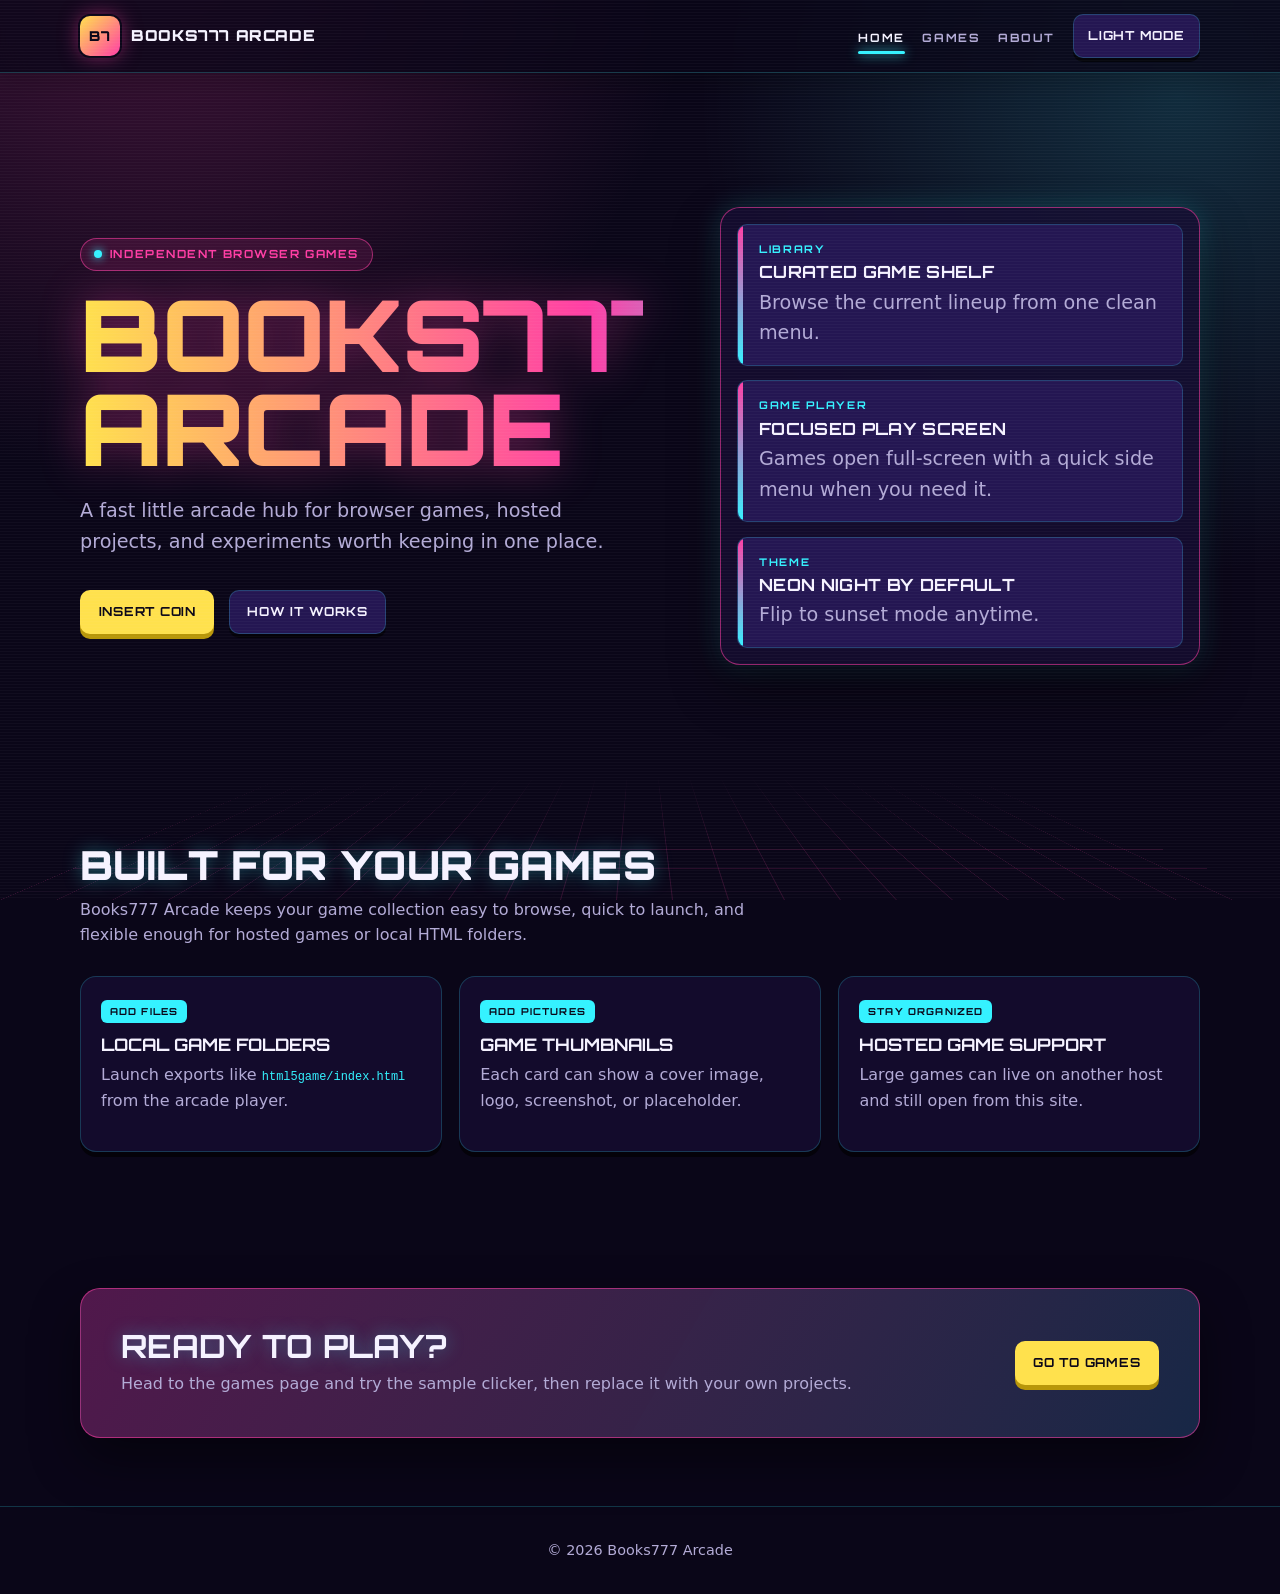
<file: index.html>
<!doctype html>
<html lang="en">
<head>
  <meta charset="utf-8">
  <meta name="viewport" content="width=device-width, initial-scale=1">
  <meta name="description" content="Books777 Arcade is a simple GitHub Pages game hub.">
  <title>Books777 Arcade</title>
  <link rel="icon" href="data:image/svg+xml,%3Csvg xmlns='http://www.w3.org/2000/svg' viewBox='0 0 32 32'%3E%3Crect width='32' height='32' rx='8' fill='%23ffe14d'/%3E%3Ctext x='16' y='21' font-family='Arial Black,Arial' font-size='12' font-weight='900' text-anchor='middle' fill='%230a0618'%3EB7%3C/text%3E%3C/svg%3E">
  <link rel="stylesheet" href="styles/arcade.css">
</head>
<body class="hub">
  <header class="site-header">
    <nav class="container nav" aria-label="Main navigation">
      <a class="brand" href="index.html">
        <span class="brand-mark">B7</span>
        <span>Books777 Arcade</span>
      </a>
      <div class="nav-actions">
        <ul class="nav-links">
          <li><a class="active" href="index.html">Home</a></li>
          <li><a href="games.html">Games</a></li>
          <li><a href="#about">About</a></li>
        </ul>
        <button class="theme-toggle" type="button" data-theme-toggle>Light mode</button>
      </div>
    </nav>
  </header>

  <main>
    <section class="hero">
      <div class="container hero-grid">
        <div>
          <div class="eyebrow">Independent browser games</div>
          <h1>Books777 Arcade</h1>
          <p>A fast little arcade hub for browser games, hosted projects, and experiments worth keeping in one place.</p>
          <div class="actions">
            <a class="button primary" href="games.html">Insert coin</a>
            <a class="button" href="#about">How it works</a>
          </div>
        </div>
        <aside class="feature-panel" aria-label="Site features">
          <div class="feature-tile">
            <strong>Library</strong>
            <h2>Curated game shelf</h2>
            <p>Browse the current lineup from one clean menu.</p>
          </div>
          <div class="feature-tile">
            <strong>Game player</strong>
            <h3>Focused play screen</h3>
            <p>Games open full-screen with a quick side menu when you need it.</p>
          </div>
          <div class="feature-tile">
            <strong>Theme</strong>
            <h3>Neon night by default</h3>
            <p>Flip to sunset mode anytime.</p>
          </div>
        </aside>
      </div>
    </section>

    <section id="about">
      <div class="container">
        <div class="section-heading">
          <h2>Built for your games</h2>
          <p>Books777 Arcade keeps your game collection easy to browse, quick to launch, and flexible enough for hosted games or local HTML folders.</p>
        </div>
        <div class="info-grid">
          <article class="info-card">
            <span>Add files</span>
            <h3>Local game folders</h3>
            <p>Launch exports like <code>html5game/index.html</code> from the arcade player.</p>
          </article>
          <article class="info-card">
            <span>Add pictures</span>
            <h3>Game thumbnails</h3>
            <p>Each card can show a cover image, logo, screenshot, or placeholder.</p>
          </article>
          <article class="info-card">
            <span>Stay organized</span>
            <h3>Hosted game support</h3>
            <p>Large games can live on another host and still open from this site.</p>
          </article>
        </div>
      </div>
    </section>

    <section>
      <div class="container">
        <div class="cta-band">
          <div>
            <h2>Ready to play?</h2>
            <p>Head to the games page and try the sample clicker, then replace it with your own projects.</p>
          </div>
          <a class="button primary" href="games.html">Go to games</a>
        </div>
      </div>
    </section>
  </main>

  <footer>
    <div class="container">&copy; <span id="year"></span> Books777 Arcade</div>
  </footer>

  <script>
    const themeButton = document.querySelector("[data-theme-toggle]");
    const savedTheme = localStorage.getItem("books777-theme");

    if (savedTheme === "light") {
      document.body.classList.add("light");
    }

    function updateThemeButton() {
      const isLight = document.body.classList.contains("light");
      themeButton.textContent = isLight ? "Dark mode" : "Light mode";
    }

    themeButton.addEventListener("click", () => {
      document.body.classList.toggle("light");
      localStorage.setItem("books777-theme", document.body.classList.contains("light") ? "light" : "dark");
      updateThemeButton();
    });

    updateThemeButton();
    document.querySelector("#year").textContent = new Date().getFullYear();
  </script>
</body>
</html>
</file>
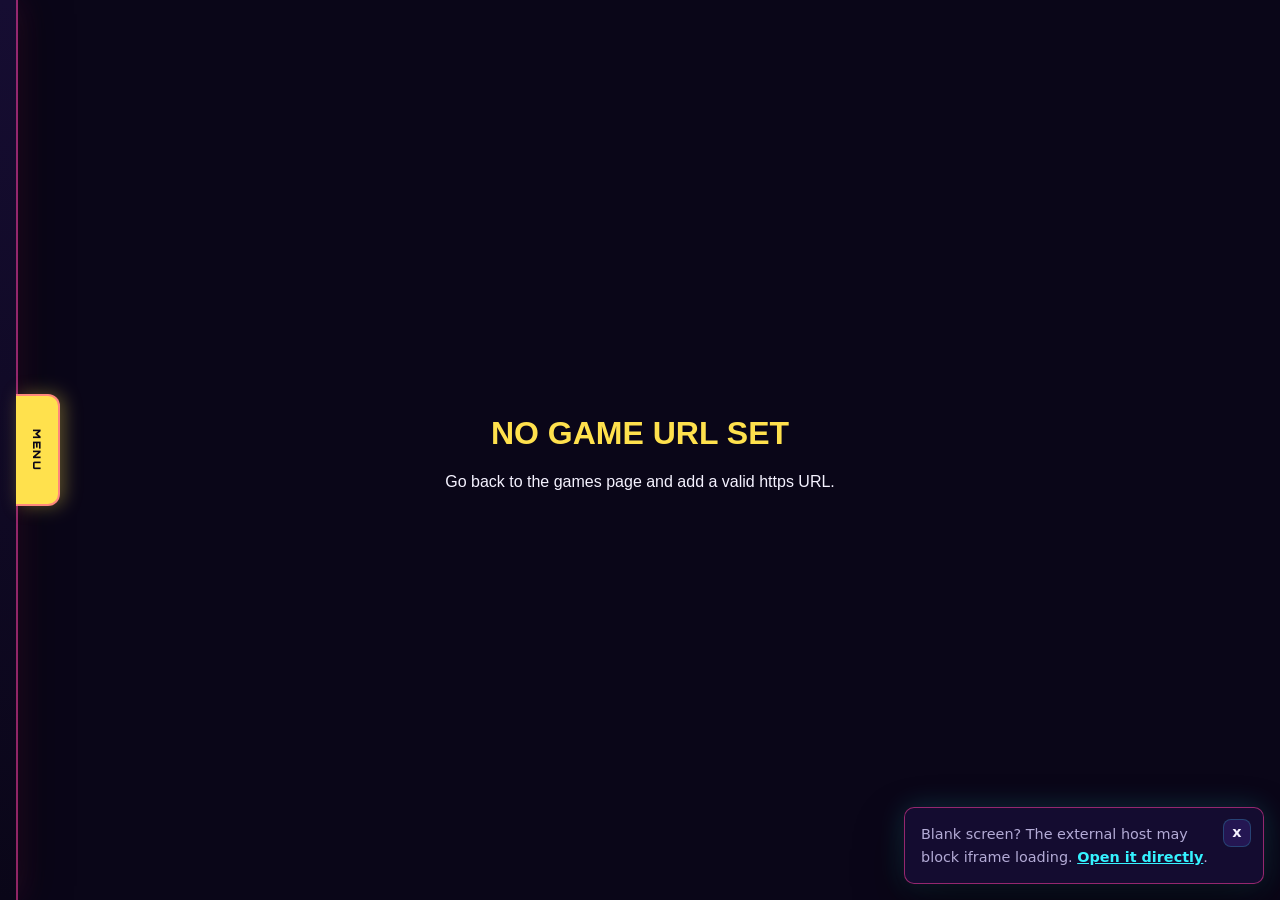
<file: external-play.html>
<!doctype html>
<html lang="en">
<head>
  <meta charset="utf-8">
  <meta name="viewport" content="width=device-width, initial-scale=1">
  <meta name="description" content="Play an externally hosted game on Books777 Arcade.">
  <title>External Game | Books777 Arcade</title>
  <link rel="icon" href="data:image/svg+xml,%3Csvg xmlns='http://www.w3.org/2000/svg' viewBox='0 0 32 32'%3E%3Crect width='32' height='32' rx='8' fill='%23ffe14d'/%3E%3Ctext x='16' y='21' font-family='Arial Black,Arial' font-size='12' font-weight='900' text-anchor='middle' fill='%230a0618'%3EB7%3C/text%3E%3C/svg%3E">
  <link rel="stylesheet" href="styles/arcade.css">
</head>
<body class="player">
  <iframe class="game-frame" id="gameFrame" title="External game player" allowfullscreen></iframe>

  <div class="edge-zone" aria-hidden="true"></div>
  <aside class="sidebar" aria-label="Game menu">
    <div class="handle">Menu</div>
    <div class="kicker">External game</div>
    <h1 id="gameTitle">Game</h1>
    <p>This game is hosted somewhere else, but loaded inside Books777 Arcade.</p>
    <nav class="menu" aria-label="Player actions">
      <a class="button primary" href="games.html">Back to games</a>
      <a class="button" id="openDirectLink" href="#" target="_blank" rel="noreferrer">Open game directly</a>
      <a class="button" href="index.html">Home</a>
      <button class="theme-toggle" type="button" data-theme-toggle>Light mode</button>
    </nav>
    <div class="hint">If the frame stays blank, the host is blocking embedding. Use a host that allows iframe embeds.</div>
  </aside>

  <div class="blocked-note" id="blockedNote">
    <button type="button" id="dismissNote" aria-label="Dismiss message">x</button>
    Blank screen? The external host may block iframe loading. <a id="backupLink" href="#" target="_blank" rel="noreferrer">Open it directly</a>.
  </div>

  <script>
    const params = new URLSearchParams(window.location.search);
    const requestedUrl = params.get("url") || "";
    const requestedTitle = params.get("title") || "External Game";
    const frame = document.querySelector("#gameFrame");
    const themeButton = document.querySelector("[data-theme-toggle]");
    const blockedNote = document.querySelector("#blockedNote");
    const dismissNote = document.querySelector("#dismissNote");
    const directLinks = [document.querySelector("#openDirectLink"), document.querySelector("#backupLink")];

    function isAllowedUrl(value) {
      try {
        const url = new URL(value);
        return url.protocol === "https:";
      } catch {
        return false;
      }
    }

    if (isAllowedUrl(requestedUrl)) {
      frame.src = requestedUrl;
      directLinks.forEach((link) => {
        link.href = requestedUrl;
      });
    } else {
      frame.srcdoc = "<style>body{margin:0;display:grid;place-items:center;height:100vh;background:#0a0618;color:#f5f2ff;font-family:Arial,sans-serif;text-align:center}h1{font-family:Arial Black,Arial,sans-serif;text-transform:uppercase;color:#ffe14d}</style><main><h1>No game URL set</h1><p>Go back to the games page and add a valid https URL.</p></main>";
      directLinks.forEach((link) => {
        link.href = "games.html";
        link.removeAttribute("target");
      });
    }

    document.querySelector("#gameTitle").textContent = requestedTitle;
    document.title = `${requestedTitle} | Books777 Arcade`;

    if (localStorage.getItem("books777-hide-hosted-note") === "yes") {
      blockedNote.classList.add("dismissed");
    }

    dismissNote.addEventListener("click", () => {
      blockedNote.classList.add("dismissed");
      localStorage.setItem("books777-hide-hosted-note", "yes");
    });

    const savedTheme = localStorage.getItem("books777-theme");

    if (savedTheme === "light") {
      document.body.classList.add("light");
    }

    function updateThemeButton() {
      const isLight = document.body.classList.contains("light");
      themeButton.textContent = isLight ? "Dark mode" : "Light mode";
    }

    themeButton.addEventListener("click", () => {
      document.body.classList.toggle("light");
      localStorage.setItem("books777-theme", document.body.classList.contains("light") ? "light" : "dark");
      updateThemeButton();
    });

    updateThemeButton();
  </script>
</body>
</html>
</file>
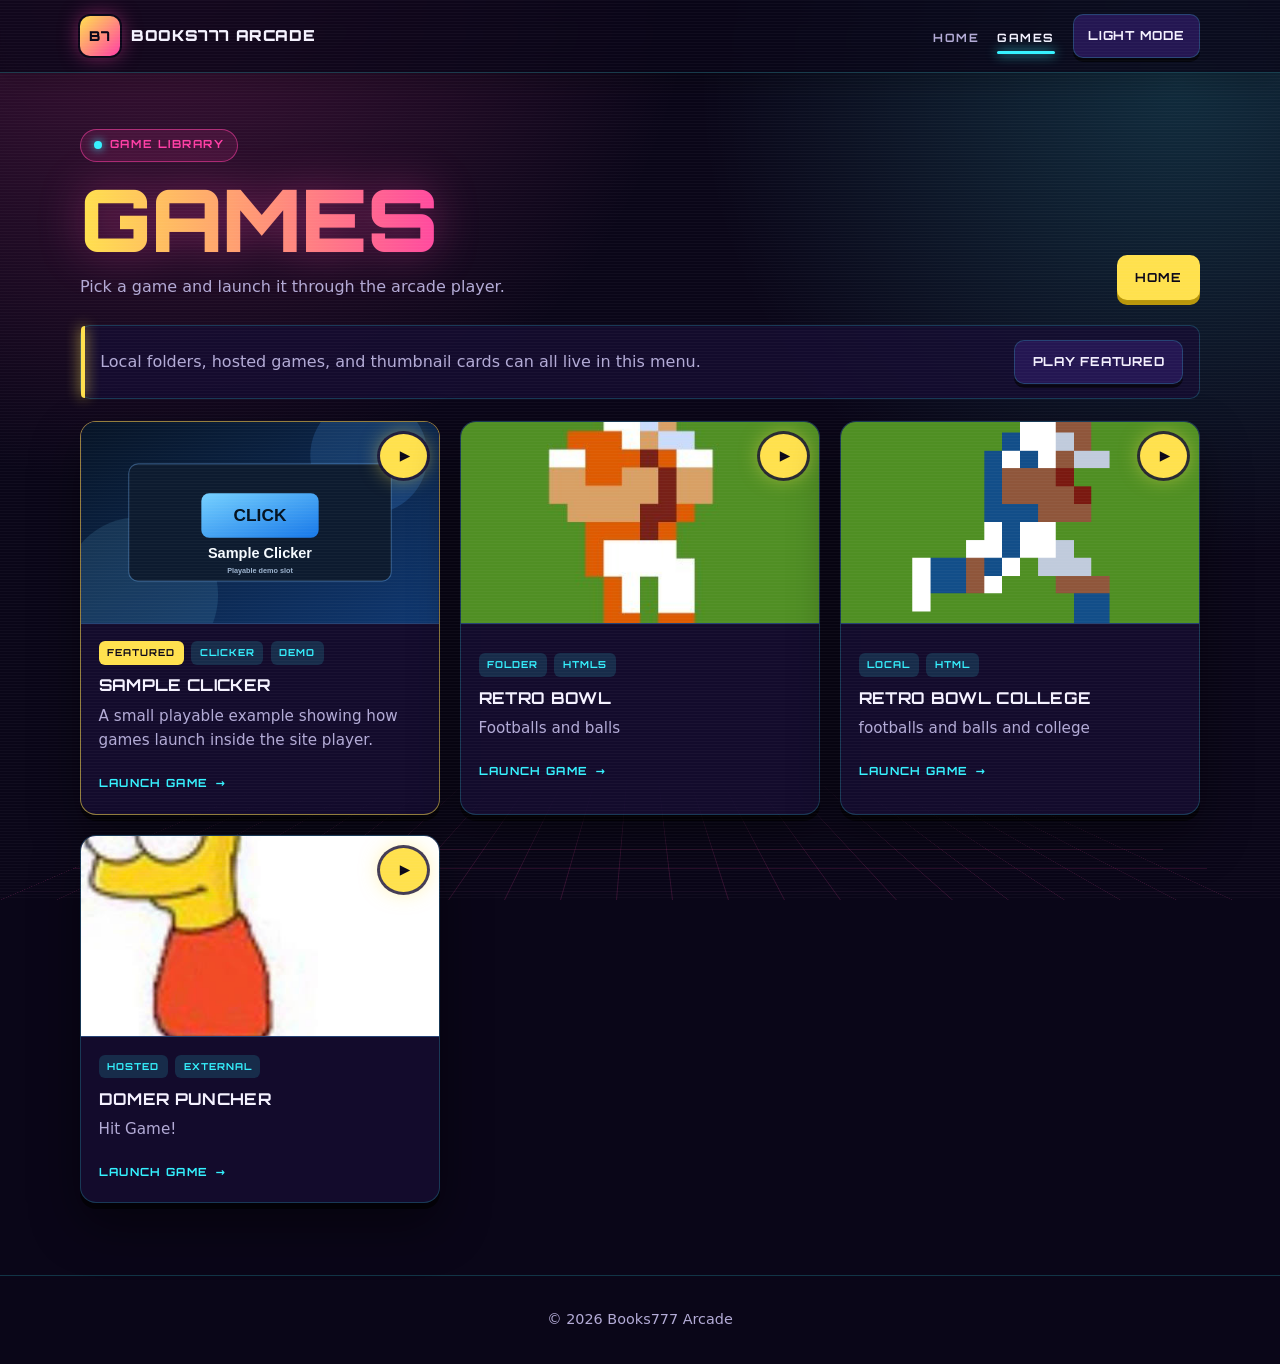
<file: games.html>
<!doctype html>
<html lang="en">
<head>
  <meta charset="utf-8">
  <meta name="viewport" content="width=device-width, initial-scale=1">
  <meta name="description" content="Browse games on Books777 Arcade.">
  <title>Games | Books777 Arcade</title>
  <link rel="icon" href="data:image/svg+xml,%3Csvg xmlns='http://www.w3.org/2000/svg' viewBox='0 0 32 32'%3E%3Crect width='32' height='32' rx='8' fill='%23ffe14d'/%3E%3Ctext x='16' y='21' font-family='Arial Black,Arial' font-size='12' font-weight='900' text-anchor='middle' fill='%230a0618'%3EB7%3C/text%3E%3C/svg%3E">
  <link rel="stylesheet" href="styles/arcade.css">
</head>
<body class="hub">
  <header class="site-header">
    <nav class="container nav" aria-label="Main navigation">
      <a class="brand" href="index.html">
        <span class="brand-mark">B7</span>
        <span>Books777 Arcade</span>
      </a>
      <div class="nav-actions">
        <ul class="nav-links">
          <li><a href="index.html">Home</a></li>
          <li><a class="active" href="games.html">Games</a></li>
        </ul>
        <button class="theme-toggle" type="button" data-theme-toggle>Light mode</button>
      </div>
    </nav>
  </header>

  <main class="catalog">
    <div class="container">
      <div class="page-heading">
        <div>
          <div class="eyebrow">Game library</div>
          <h1>Games</h1>
          <p>Pick a game and launch it through the arcade player.</p>
        </div>
        <a class="button primary" href="index.html">Home</a>
      </div>

      <div class="library-strip">
        <p>Local folders, hosted games, and thumbnail cards can all live in this menu.</p>
        <a class="button" id="featuredButton" href="games.html">Play featured</a>
      </div>

      <section aria-label="Available games">
        <div class="load-message" id="loadMessage">Loading game database...</div>
        <div class="games-grid" id="gamesGrid"></div>
      </section>
    </div>
  </main>

  <footer>
    <div class="container">&copy; <span id="year"></span> Books777 Arcade</div>
  </footer>

  <script>
    const themeButton = document.querySelector("[data-theme-toggle]");
    const gamesGrid = document.querySelector("#gamesGrid");
    const loadMessage = document.querySelector("#loadMessage");
    const featuredButton = document.querySelector("#featuredButton");
    const savedTheme = localStorage.getItem("books777-theme");

    function escapeHtml(value) {
      return String(value)
        .replaceAll("&", "&amp;")
        .replaceAll("<", "&lt;")
        .replaceAll(">", "&gt;")
        .replaceAll('"', "&quot;")
        .replaceAll("'", "&#39;");
    }

    function buildHref(game) {
      if (game.type === "external") {
        return `external-play.html?url=${encodeURIComponent(game.target)}&title=${encodeURIComponent(game.title)}`;
      }
      return `play.html?game=${encodeURIComponent(game.target)}&title=${encodeURIComponent(game.title)}`;
    }

    function renderGames(games) {
      gamesGrid.innerHTML = games.map((game) => {
        const tags = (game.tags || []).map((tag) => `<span class="pill">${escapeHtml(tag)}</span>`).join("");
        const featuredPill = game.featured ? `<span class="pill pill-featured">Featured</span>` : "";
        const cardClass = game.featured ? "game-card is-featured" : "game-card";
        const image = game.image || "images/game-placeholder.svg";
        return `<a class="${cardClass}" href="${escapeHtml(buildHref(game))}">
          <img class="game-thumb" src="${escapeHtml(image)}" alt="${escapeHtml(game.title)} thumbnail">
          <div class="game-body">
            <div class="game-meta">${featuredPill}${tags}</div>
            <h2>${escapeHtml(game.title)}</h2>
            <p>${escapeHtml(game.description || "A playable game added to Books777 Arcade.")}</p>
            <span class="game-action">Launch game</span>
          </div>
        </a>`;
      }).join("");
    }

    async function loadGames() {
      try {
        const response = await fetch("games-data.json", { cache: "no-store" });
        if (!response.ok) {
          throw new Error("Could not load games-data.json");
        }
        const games = await response.json();
        const gameList = Array.isArray(games) ? games : [];
        renderGames(gameList);
        const featuredGame = gameList.find((game) => game.featured) || gameList[0];
        if (featuredGame) {
          featuredButton.href = buildHref(featuredGame);
        }
        loadMessage.hidden = true;
      } catch (error) {
        loadMessage.textContent = "The game database could not load. Check games-data.json for missing commas or invalid JSON.";
      }
    }

    if (savedTheme === "light") {
      document.body.classList.add("light");
    }

    function updateThemeButton() {
      const isLight = document.body.classList.contains("light");
      themeButton.textContent = isLight ? "Dark mode" : "Light mode";
    }

    themeButton.addEventListener("click", () => {
      document.body.classList.toggle("light");
      localStorage.setItem("books777-theme", document.body.classList.contains("light") ? "light" : "dark");
      updateThemeButton();
    });

    updateThemeButton();
    loadGames();
    document.querySelector("#year").textContent = new Date().getFullYear();
  </script>
</body>
</html>
</file>
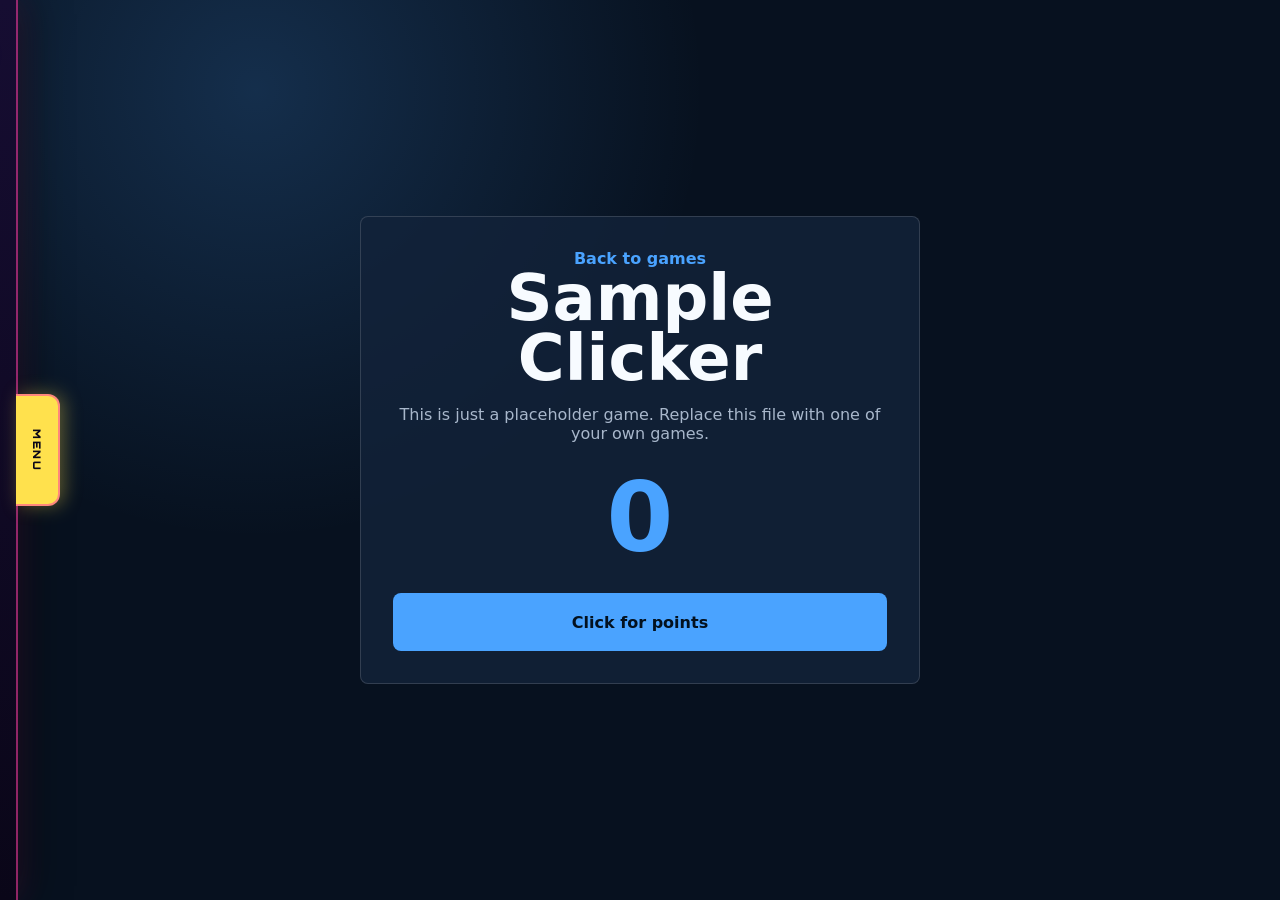
<file: play.html>
<!doctype html>
<html lang="en">
<head>
  <meta charset="utf-8">
  <meta name="viewport" content="width=device-width, initial-scale=1">
  <meta name="description" content="Play a game on Books777 Arcade.">
  <title>Play | Books777 Arcade</title>
  <link rel="icon" href="data:image/svg+xml,%3Csvg xmlns='http://www.w3.org/2000/svg' viewBox='0 0 32 32'%3E%3Crect width='32' height='32' rx='8' fill='%23ffe14d'/%3E%3Ctext x='16' y='21' font-family='Arial Black,Arial' font-size='12' font-weight='900' text-anchor='middle' fill='%230a0618'%3EB7%3C/text%3E%3C/svg%3E">
  <link rel="stylesheet" href="styles/arcade.css">
</head>
<body class="player">
  <iframe class="game-frame" id="gameFrame" title="Game player"></iframe>

  <div class="edge-zone" aria-hidden="true"></div>
  <aside class="sidebar" aria-label="Game menu">
    <div class="handle">Menu</div>
    <div class="kicker">Now playing</div>
    <h1 id="gameTitle">Game</h1>
    <p>Move your mouse to the left edge at any time to open this menu.</p>
    <nav class="menu" aria-label="Player actions">
      <a class="button primary" href="games.html">Back to games</a>
      <a class="button" href="index.html">Home</a>
      <button class="theme-toggle" type="button" data-theme-toggle>Light mode</button>
    </nav>
    <div class="hint">Add more games by linking cards in <strong>games.html</strong> to this player page.</div>
  </aside>

  <section class="error" id="errorView" aria-live="polite">
    <div class="error-card">
      <h1>Game could not load</h1>
      <p>Use a path like <strong>my-game.html</strong> or <strong>html5game/index.html</strong> inside the games folder.</p>
      <p id="pathHelp"></p>
      <p><a href="games.html">Back to games</a></p>
    </div>
  </section>

  <script>
    const params = new URLSearchParams(window.location.search);
    const requestedGame = params.get("game") || "sample-clicker.html";
    const requestedTitle = params.get("title") || "Sample Clicker";
    const normalizedGame = normalizeGamePath(requestedGame);
    const validGameName = /^(?!.*\.\.)(?!\/)[a-z0-9][a-z0-9._/-]*\.html$/i.test(normalizedGame);
    const frame = document.querySelector("#gameFrame");
    const errorView = document.querySelector("#errorView");
    const pathHelp = document.querySelector("#pathHelp");
    const themeButton = document.querySelector("[data-theme-toggle]");

    function normalizeGamePath(value) {
      let game = String(value || "")
        .trim()
        .replaceAll("\\", "/")
        .replace(/^\/+/, "")
        .replace(/^games\//i, "")
        .replace(/\/+$/, "");

      if (!game) {
        return "sample-clicker.html";
      }

      if (!game.toLowerCase().endsWith(".html")) {
        game = `${game}/index.html`;
      }

      return game;
    }

    if (validGameName) {
      frame.src = `games/${normalizedGame}`;
      document.querySelector("#gameTitle").textContent = requestedTitle;
      document.title = `${requestedTitle} | Books777 Arcade`;
    } else {
      frame.style.display = "none";
      errorView.style.display = "grid";
      pathHelp.textContent = `The path "${requestedGame}" could not be used. Try something like retrobowl/index.html.`;
    }

    const savedTheme = localStorage.getItem("books777-theme");

    if (savedTheme === "light") {
      document.body.classList.add("light");
    }

    function updateThemeButton() {
      const isLight = document.body.classList.contains("light");
      themeButton.textContent = isLight ? "Dark mode" : "Light mode";
    }

    themeButton.addEventListener("click", () => {
      document.body.classList.toggle("light");
      localStorage.setItem("books777-theme", document.body.classList.contains("light") ? "light" : "dark");
      updateThemeButton();
    });

    updateThemeButton();
  </script>
</body>
</html>
</file>
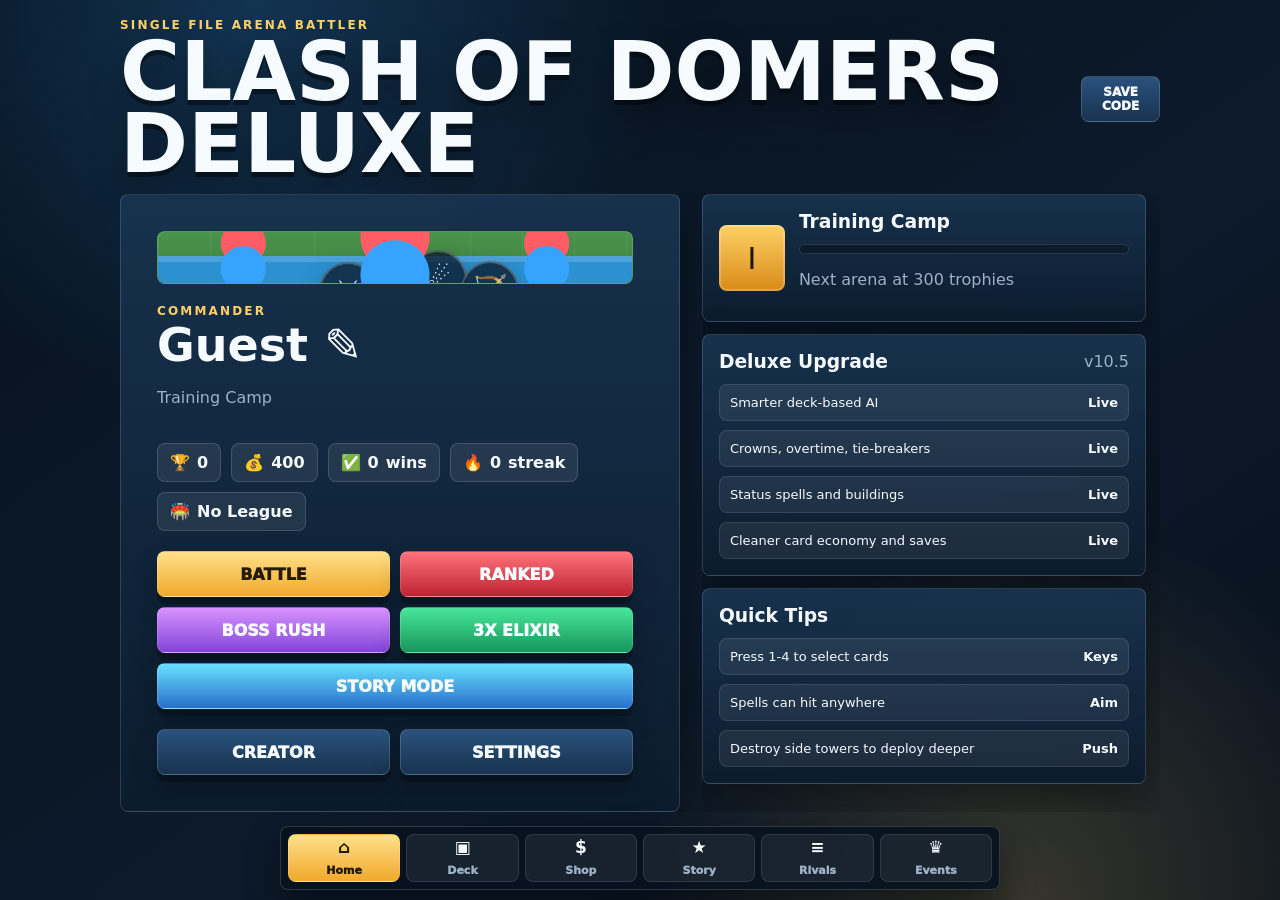
<file: games/preview (1).html>
<!DOCTYPE html>
<html lang="en">
<head>
<meta charset="UTF-8">
<meta name="viewport" content="width=device-width, initial-scale=1.0, maximum-scale=1.0, user-scalable=no">
<title>Clash of Domers Deluxe</title>
<style>
:root {
  --bg: #07131f;
  --panel: #102338;
  --panel-2: #18334f;
  --line: rgba(255,255,255,.14);
  --text: #f6fbff;
  --muted: #9db1c7;
  --gold: #ffd166;
  --blue: #36a3ff;
  --red: #ff5c66;
  --green: #38d989;
  --purple: #c46cff;
  --shadow: 0 18px 40px rgba(0,0,0,.38);
}
* { box-sizing: border-box; }
html, body { width: 100%; height: 100%; }
body {
  margin: 0;
  overflow: hidden;
  background:
    radial-gradient(circle at 20% 0%, rgba(54,163,255,.22), transparent 26rem),
    radial-gradient(circle at 80% 100%, rgba(255,209,102,.18), transparent 24rem),
    linear-gradient(145deg, #07131f, #0c1a2b 58%, #09111c);
  color: var(--text);
  font-family: Inter, ui-rounded, system-ui, -apple-system, BlinkMacSystemFont, "Segoe UI", sans-serif;
  user-select: none;
  touch-action: none;
}
button, input, textarea { font: inherit; }
button {
  border: 0;
  color: var(--text);
  cursor: pointer;
  -webkit-tap-highlight-color: transparent;
}
button:active { transform: translateY(1px); }
.screen {
  position: fixed;
  inset: 0;
  display: none;
  flex-direction: column;
  align-items: center;
  overflow: hidden;
  padding: 18px 18px 88px;
}
.screen.active { display: flex; }
.topbar {
  width: min(1040px, 100%);
  display: flex;
  align-items: center;
  justify-content: space-between;
  gap: 12px;
  margin-bottom: 14px;
}
.brand { display: flex; flex-direction: column; gap: 4px; }
.eyebrow {
  color: var(--gold);
  font-size: 12px;
  font-weight: 900;
  letter-spacing: .18em;
  text-transform: uppercase;
}
h1, h2, h3 { margin: 0; }
h1 {
  font-size: clamp(42px, 8vw, 82px);
  line-height: .88;
  text-transform: uppercase;
  letter-spacing: 0;
  text-shadow: 0 5px 0 rgba(0,0,0,.42), 0 18px 34px rgba(0,0,0,.35);
}
h2 { font-size: clamp(28px, 5vw, 46px); }
.muted { color: var(--muted); }
.menu-shell {
  width: min(1040px, 100%);
  flex: 1;
  display: grid;
  grid-template-columns: 1.1fr .9fr;
  align-items: stretch;
  gap: 22px;
  min-height: 0;
  overflow: hidden;
}
.hero-card, .panel {
  background: linear-gradient(180deg, rgba(24,51,79,.94), rgba(12,28,46,.96));
  border: 1px solid var(--line);
  border-radius: 8px;
  box-shadow: var(--shadow);
}
.hero-card {
  padding: clamp(20px, 4vw, 36px);
  display: flex;
  flex-direction: column;
  gap: 20px;
  min-height: 0;
  max-height: 100%;
  overflow-y: auto;
  overscroll-behavior: contain;
  scrollbar-gutter: stable;
}
.arena-preview {
  position: relative;
  height: 250px;
  border-radius: 8px;
  overflow: hidden;
  border: 1px solid var(--line);
  background:
    linear-gradient(90deg, rgba(255,255,255,.06) 1px, transparent 1px) 0 0 / 52px 52px,
    linear-gradient(#4b944c, #3c7f42);
}
.arena-preview:before {
  content: "";
  position: absolute;
  left: 0;
  right: 0;
  top: 47%;
  height: 38px;
  background: #2b91d1;
  box-shadow: inset 0 6px rgba(255,255,255,.16), inset 0 -8px rgba(0,0,0,.12);
}
.arena-preview:after {
  content: "";
  position: absolute;
  inset: 0;
  background:
    radial-gradient(circle at 18% 72%, #36a3ff 0 22px, transparent 23px),
    radial-gradient(circle at 82% 72%, #36a3ff 0 22px, transparent 23px),
    radial-gradient(circle at 50% 84%, #36a3ff 0 34px, transparent 35px),
    radial-gradient(circle at 18% 22%, #ff5c66 0 22px, transparent 23px),
    radial-gradient(circle at 82% 22%, #ff5c66 0 22px, transparent 23px),
    radial-gradient(circle at 50% 10%, #ff5c66 0 34px, transparent 35px);
}
.preview-unit {
  position: absolute;
  width: 58px;
  height: 58px;
  border-radius: 50%;
  display: grid;
  place-items: center;
  background: rgba(7,19,31,.72);
  border: 2px solid rgba(255,255,255,.24);
  box-shadow: 0 12px 24px rgba(0,0,0,.32);
  font-size: 28px;
}
.preview-unit.u1 { left: 34%; top: 58%; animation: bob 1.6s ease-in-out infinite; }
.preview-unit.u2 { left: 53%; top: 34%; animation: bob 1.6s ease-in-out .25s infinite; }
.preview-unit.u3 { left: 64%; top: 56%; animation: bob 1.6s ease-in-out .45s infinite; }
@keyframes bob { 50% { transform: translateY(-8px); } }
.stat-row {
  display: flex;
  flex-wrap: wrap;
  gap: 10px;
}
.chip {
  min-height: 38px;
  padding: 9px 12px;
  border-radius: 8px;
  background: rgba(255,255,255,.08);
  border: 1px solid var(--line);
  display: inline-flex;
  align-items: center;
  gap: 7px;
  font-weight: 900;
}
.menu-actions {
  display: grid;
  grid-template-columns: repeat(2, minmax(0, 1fr));
  gap: 10px;
}
.btn {
  min-height: 46px;
  padding: 11px 14px;
  border-radius: 8px;
  background: linear-gradient(180deg, #2a527e, #18334f);
  border: 1px solid rgba(255,255,255,.15);
  font-weight: 950;
  text-transform: uppercase;
  box-shadow: 0 7px 0 rgba(0,0,0,.22), 0 14px 24px rgba(0,0,0,.26);
}
.btn.primary { background: linear-gradient(180deg, #ffe08a, #f1a92c); color: #251a04; }
.btn.red { background: linear-gradient(180deg, #ff737b, #bc2431); }
.btn.green { background: linear-gradient(180deg, #48e69a, #17965c); }
.btn.purple { background: linear-gradient(180deg, #d992ff, #8144d8); }
.btn.story { grid-column: 1 / -1; background: linear-gradient(180deg, #68e0ff, #2670c9); }
.btn.small {
  min-height: 36px;
  padding: 8px 10px;
  font-size: 12px;
  box-shadow: none;
}
.side-stack {
  display: grid;
  gap: 12px;
  align-content: start;
  min-height: 0;
  max-height: 100%;
  overflow-y: auto;
  overscroll-behavior: contain;
  padding-right: 4px;
  scrollbar-gutter: stable;
}
.hero-card::-webkit-scrollbar,
.side-stack::-webkit-scrollbar { width: 10px; }
.hero-card::-webkit-scrollbar-track,
.side-stack::-webkit-scrollbar-track {
  background: rgba(0,0,0,.18);
  border-radius: 999px;
}
.hero-card::-webkit-scrollbar-thumb,
.side-stack::-webkit-scrollbar-thumb {
  background: rgba(255,255,255,.24);
  border-radius: 999px;
  border: 2px solid rgba(7,19,31,.8);
}
.panel {
  padding: 16px;
  min-height: 0;
}
.panel-title {
  display: flex;
  justify-content: space-between;
  align-items: center;
  gap: 12px;
  margin-bottom: 12px;
}
.rank-card {
  display: grid;
  grid-template-columns: auto 1fr;
  gap: 14px;
  align-items: center;
}
.rank-badge {
  width: 66px;
  height: 66px;
  border-radius: 8px;
  display: grid;
  place-items: center;
  background: linear-gradient(180deg, #ffd166, #d88a17);
  color: #1a1307;
  font-size: 30px;
  box-shadow: inset 0 0 0 2px rgba(255,255,255,.2);
}
.progress {
  height: 10px;
  overflow: hidden;
  background: rgba(0,0,0,.3);
  border-radius: 999px;
  border: 1px solid rgba(255,255,255,.12);
}
.progress > span {
  display: block;
  height: 100%;
  width: 0;
  background: linear-gradient(90deg, var(--gold), #fff0b6);
}
.quest-list {
  display: grid;
  gap: 9px;
  margin: 0;
  padding: 0;
  list-style: none;
}
.quest-list li {
  display: flex;
  justify-content: space-between;
  gap: 12px;
  padding: 10px;
  border-radius: 8px;
  background: rgba(255,255,255,.07);
  border: 1px solid rgba(255,255,255,.1);
  font-size: 13px;
}
.back-row {
  width: min(1040px, 100%);
  display: flex;
  justify-content: space-between;
  align-items: center;
  gap: 12px;
  margin-bottom: 12px;
}
.work-area {
  width: min(1040px, 100%);
  min-height: 0;
  flex: 1;
  display: grid;
  grid-template-columns: 1fr 1fr;
  gap: 14px;
}
.work-area.single { grid-template-columns: 1fr; }
.scroll-panel {
  min-height: 0;
  overflow: auto;
  padding-right: 4px;
}
.grid {
  display: grid;
  grid-template-columns: repeat(auto-fill, minmax(104px, 1fr));
  gap: 10px;
}
.chapter-grid {
  display: grid;
  grid-template-columns: repeat(auto-fit, minmax(210px, 1fr));
  gap: 12px;
}
.chapter-card {
  min-height: 230px;
  padding: 14px;
  border-radius: 8px;
  background: linear-gradient(180deg, rgba(42,82,126,.95), rgba(15,35,56,.96));
  border: 1px solid rgba(255,255,255,.14);
  box-shadow: 0 12px 24px rgba(0,0,0,.25);
  display: grid;
  align-content: space-between;
  gap: 12px;
}
.chapter-card.locked { opacity: .55; filter: grayscale(.7); }
.chapter-num {
  color: var(--gold);
  font-size: 12px;
  font-weight: 950;
  letter-spacing: .14em;
  text-transform: uppercase;
}
.chapter-card p { margin: 0; color: var(--muted); font-size: 13px; line-height: 1.35; }
.story-prologue {
  width: min(1040px, 100%);
  margin-bottom: 12px;
  padding: 14px 16px;
  border-radius: 8px;
  background: rgba(255,255,255,.08);
  border: 1px solid rgba(255,255,255,.12);
  color: var(--muted);
  line-height: 1.45;
}
.rival-list, .event-grid {
  display: grid;
  gap: 10px;
}
.rival-row, .event-card, .league-card {
  padding: 12px;
  border-radius: 8px;
  background: rgba(255,255,255,.07);
  border: 1px solid rgba(255,255,255,.12);
  display: grid;
  gap: 10px;
}
.rival-row {
  grid-template-columns: auto minmax(0, 1fr) auto;
  align-items: center;
}
.avatar {
  width: 46px;
  height: 46px;
  border-radius: 8px;
  display: grid;
  place-items: center;
  background: linear-gradient(180deg, #ffe08a, #d88a17);
  color: #1a1307;
  font-weight: 950;
}
.rival-meta {
  min-width: 0;
  display: grid;
  gap: 3px;
}
.rival-name {
  font-weight: 950;
  white-space: nowrap;
  overflow: hidden;
  text-overflow: ellipsis;
}
.tag {
  display: inline-flex;
  width: max-content;
  align-items: center;
  gap: 5px;
  padding: 4px 8px;
  border-radius: 999px;
  background: rgba(255,255,255,.1);
  color: var(--muted);
  font-size: 11px;
  font-weight: 900;
}
.tag.friend { color: #113018; background: #8df5b9; }
.rival-actions {
  display: flex;
  flex-wrap: wrap;
  justify-content: flex-end;
  gap: 6px;
}
.event-card {
  min-height: 180px;
  align-content: space-between;
}
.event-card.locked { opacity: .55; filter: grayscale(.7); }
.event-card p, .league-card p { margin: 0; color: var(--muted); font-size: 13px; line-height: 1.35; }
.league-grid {
  display: grid;
  grid-template-columns: repeat(auto-fit, minmax(190px, 1fr));
  gap: 10px;
}
.card-tile {
  position: relative;
  min-height: 128px;
  padding: 10px 8px 9px;
  border-radius: 8px;
  background: linear-gradient(180deg, #2a496d, #152a41);
  border: 1px solid rgba(255,255,255,.14);
  color: var(--text);
  box-shadow: inset 0 1px rgba(255,255,255,.1), 0 10px 18px rgba(0,0,0,.25);
  display: flex;
  flex-direction: column;
  align-items: center;
  justify-content: center;
  gap: 5px;
}
.card-tile.locked { filter: grayscale(1); opacity: .55; }
.card-tile.selected { outline: 3px solid var(--gold); }
.card-icon { font-size: 32px; line-height: 1; }
.card-name {
  font-weight: 950;
  font-size: 13px;
  text-align: center;
  line-height: 1.05;
}
.card-meta { color: var(--muted); font-size: 11px; text-align: center; }
.cost {
  position: absolute;
  top: 7px;
  left: 7px;
  width: 25px;
  height: 25px;
  border-radius: 50%;
  display: grid;
  place-items: center;
  background: linear-gradient(180deg, #f38bff, #8b34d6);
  border: 1px solid rgba(255,255,255,.55);
  font-size: 13px;
  font-weight: 950;
}
.rarity {
  position: absolute;
  top: 8px;
  right: 8px;
  font-size: 10px;
  font-weight: 950;
  color: var(--gold);
}
.filters {
  display: flex;
  flex-wrap: wrap;
  gap: 8px;
  margin-bottom: 10px;
}
.filter {
  background: rgba(255,255,255,.08);
  border: 1px solid var(--line);
  border-radius: 999px;
  color: var(--muted);
  padding: 8px 12px;
  font-weight: 900;
  font-size: 12px;
}
.filter.active { background: var(--gold); color: #211702; }
.creator-form {
  display: grid;
  gap: 12px;
}
.field { display: grid; gap: 6px; }
.field label { color: var(--muted); font-size: 13px; font-weight: 800; }
.field input[type="text"], textarea {
  width: 100%;
  border: 1px solid var(--line);
  border-radius: 8px;
  padding: 11px 12px;
  background: rgba(0,0,0,.28);
  color: var(--text);
}
.field input[type="range"] { width: 100%; accent-color: var(--gold); }
.save-modal {
  position: fixed;
  inset: 0;
  display: none;
  align-items: center;
  justify-content: center;
  padding: 20px;
  z-index: 40;
  background: rgba(4,10,16,.84);
}
.save-modal.active { display: flex; }
.bottom-tabs {
  position: fixed;
  left: 50%;
  bottom: 10px;
  transform: translateX(-50%);
  z-index: 35;
  width: min(720px, calc(100% - 18px));
  min-height: 62px;
  display: grid;
  grid-template-columns: repeat(6, 1fr);
  gap: 6px;
  padding: 7px;
  border-radius: 8px;
  background: rgba(7,19,31,.92);
  border: 1px solid rgba(255,255,255,.16);
  box-shadow: 0 16px 34px rgba(0,0,0,.42);
  backdrop-filter: blur(12px);
}
.bottom-tabs.hidden { display: none; }
.tab-btn {
  min-width: 0;
  min-height: 48px;
  border-radius: 8px;
  background: rgba(255,255,255,.07);
  border: 1px solid rgba(255,255,255,.1);
  display: grid;
  place-items: center;
  gap: 2px;
  color: var(--muted);
  font-size: 11px;
  font-weight: 950;
}
.tab-btn b { display: block; color: var(--text); font-size: 17px; line-height: 1; }
.tab-btn.active {
  background: linear-gradient(180deg, #ffe08a, #f1a92c);
  color: #211702;
}
.tab-btn.active b { color: #211702; }
.modal-card {
  width: min(640px, 100%);
  background: linear-gradient(180deg, #18334f, #102338);
  border: 1px solid var(--line);
  border-radius: 8px;
  padding: 18px;
  box-shadow: var(--shadow);
}
.modal-card textarea { min-height: 180px; resize: none; font-family: ui-monospace, SFMono-Regular, Menlo, monospace; }
#game-screen {
  padding: 8px;
  justify-content: center;
}
.battle-wrap {
  width: min(1120px, 100%);
  height: min(100%, 790px);
  display: grid;
  grid-template-columns: minmax(320px, 520px) minmax(220px, 300px);
  align-items: stretch;
  justify-content: center;
  gap: 12px;
}
#arena-shell {
  position: relative;
  height: 100%;
  aspect-ratio: 2 / 3;
  max-width: 100%;
  margin: 0 auto;
  border-radius: 8px;
  overflow: hidden;
  border: 1px solid rgba(255,255,255,.18);
  background: #2f6f38;
  box-shadow: var(--shadow);
}
#gameCanvas {
  width: 100%;
  height: 100%;
  display: block;
  touch-action: none;
}
.hud {
  position: absolute;
  top: 8px;
  left: 8px;
  right: 8px;
  z-index: 4;
  pointer-events: none;
  display: grid;
  grid-template-columns: 1fr auto 1fr;
  align-items: start;
  gap: 8px;
}
.crown-box, .timer-box {
  background: rgba(7,19,31,.75);
  border: 1px solid rgba(255,255,255,.16);
  border-radius: 8px;
  padding: 8px 10px;
  box-shadow: 0 10px 20px rgba(0,0,0,.26);
}
.crown-box.red { text-align: right; }
.crown-name { font-size: 12px; color: var(--muted); font-weight: 900; }
.crowns { font-size: 20px; font-weight: 950; color: var(--gold); }
.timer-box { text-align: center; min-width: 92px; }
#timer { font-size: 22px; font-weight: 950; }
#mode-label { font-size: 10px; color: var(--muted); font-weight: 900; text-transform: uppercase; }
#battle-message {
  position: absolute;
  top: 42%;
  left: 50%;
  transform: translate(-50%, -50%);
  z-index: 5;
  width: 100%;
  text-align: center;
  pointer-events: none;
  font-size: 36px;
  font-weight: 950;
  color: var(--gold);
  text-shadow: 0 4px 0 rgba(0,0,0,.5), 0 12px 30px rgba(0,0,0,.8);
  opacity: 0;
}
#battle-message.pop { animation: popmsg 1.55s ease forwards; }
@keyframes popmsg {
  0% { opacity: 0; transform: translate(-50%, -50%) scale(.7); }
  18% { opacity: 1; transform: translate(-50%, -50%) scale(1.08); }
  78% { opacity: 1; transform: translate(-50%, -50%) scale(1); }
  100% { opacity: 0; transform: translate(-50%, -50%) scale(.95); }
}
.hand-zone {
  position: absolute;
  left: 8px;
  right: 8px;
  bottom: 8px;
  z-index: 6;
  display: grid;
  gap: 8px;
  pointer-events: none;
}
.elixir-wrap {
  height: 24px;
  border-radius: 999px;
  background: rgba(0,0,0,.55);
  border: 2px solid rgba(255,255,255,.16);
  overflow: hidden;
  position: relative;
}
#elixir-fill {
  height: 100%;
  width: 50%;
  background: linear-gradient(90deg, #b53dff, #f38bff);
  transition: width .12s linear;
}
#elixir-text {
  position: absolute;
  inset: 0;
  display: grid;
  place-items: center;
  font-weight: 950;
  text-shadow: 0 2px 3px #000;
}
.hand-row {
  display: grid;
  grid-template-columns: 54px 1fr;
  gap: 8px;
  pointer-events: auto;
}
.next-card {
  height: 82px;
  border-radius: 8px;
  display: grid;
  place-items: center;
  background: rgba(7,19,31,.72);
  border: 1px solid rgba(255,255,255,.16);
}
.next-card span { font-size: 10px; color: var(--muted); font-weight: 900; display: block; text-align: center; }
#next-icon { font-size: 27px; }
#hand {
  display: grid;
  grid-template-columns: repeat(4, minmax(0, 1fr));
  gap: 8px;
}
.hand-card {
  position: relative;
  height: 82px;
  border-radius: 8px;
  background: linear-gradient(180deg, #2c5c8e, #142f4d);
  border: 2px solid rgba(255,255,255,.16);
  color: var(--text);
  display: grid;
  place-items: center;
  align-content: center;
  gap: 2px;
  box-shadow: 0 10px 18px rgba(0,0,0,.32);
  transition: transform .12s ease, border-color .12s ease, filter .12s ease;
}
.hand-card .card-icon { font-size: 28px; }
.hand-card .card-name { font-size: 10px; max-width: 100%; overflow: hidden; text-overflow: ellipsis; white-space: nowrap; padding: 0 5px; }
.hand-card.selected {
  transform: translateY(-14px);
  border-color: var(--gold);
  box-shadow: 0 0 0 3px rgba(255,209,102,.16), 0 14px 24px rgba(0,0,0,.36);
}
.hand-card.disabled { filter: grayscale(1) brightness(.62); }
.game-panel {
  display: grid;
  grid-template-rows: auto auto 1fr auto;
  gap: 10px;
  min-height: 0;
}
.mini-stats {
  display: grid;
  grid-template-columns: repeat(2, 1fr);
  gap: 8px;
}
.mini-stat {
  padding: 10px;
  border-radius: 8px;
  background: rgba(255,255,255,.07);
  border: 1px solid rgba(255,255,255,.1);
}
.mini-stat b { display: block; font-size: 20px; }
#battle-log {
  min-height: 0;
  overflow: auto;
  display: flex;
  flex-direction: column-reverse;
  gap: 8px;
}
.log-line {
  padding: 9px 10px;
  border-radius: 8px;
  background: rgba(255,255,255,.07);
  border: 1px solid rgba(255,255,255,.1);
  color: var(--muted);
  font-size: 12px;
}
#end-overlay {
  position: absolute;
  inset: 0;
  display: none;
  align-items: center;
  justify-content: center;
  z-index: 20;
  background: rgba(5,11,18,.78);
  padding: 20px;
}
#end-overlay.active { display: flex; }
.end-card {
  width: min(360px, 100%);
  text-align: center;
  background: linear-gradient(180deg, #f8fbff, #d8e6f3);
  color: #102338;
  border-radius: 8px;
  padding: 20px;
  border: 4px solid rgba(255,255,255,.4);
  box-shadow: var(--shadow);
}
.end-card h2 { color: #102338; }
.end-card .btn { color: #102338; }
.quit-btn {
  position: absolute;
  top: 8px;
  left: 8px;
  z-index: 8;
  width: 38px;
  height: 38px;
  border-radius: 8px;
  background: rgba(7,19,31,.78);
  border: 1px solid rgba(255,255,255,.18);
  box-shadow: none;
}
@media (max-width: 850px) {
  .menu-shell { grid-template-columns: 1fr; overflow: auto; padding-bottom: 12px; }
  .hero-card, .side-stack { max-height: none; overflow: visible; }
  .arena-preview { height: 190px; }
  .battle-wrap {
    height: calc(100svh - 16px);
    grid-template-columns: minmax(300px, 520px);
  }
  .game-panel { display: none; }
  .work-area { grid-template-columns: 1fr; overflow: auto; }
  .screen { overflow: auto; }
  #arena-shell { height: min(calc(100svh - 16px), 780px); }
}
@media (max-width: 480px) {
  .screen { padding: 10px 10px 84px; }
  .menu-actions { grid-template-columns: 1fr; }
  .hero-card, .panel { padding: 12px; }
  #hand { gap: 5px; }
  .hand-row { grid-template-columns: 46px 1fr; gap: 5px; }
  .hand-card { height: 76px; }
  .next-card { height: 76px; }
  .hud { gap: 5px; left: 5px; right: 5px; }
  .crown-box, .timer-box { padding: 6px 7px; }
  .bottom-tabs { bottom: 6px; width: calc(100% - 10px); gap: 4px; padding: 5px; }
  .tab-btn { min-height: 46px; font-size: 9px; }
  .tab-btn b { font-size: 15px; }
}
</style>
</head>
<body>
<section id="menu-screen" class="screen active">
  <div class="topbar">
    <div class="brand">
      <div class="eyebrow">Single file arena battler</div>
      <h1>Clash of Domers Deluxe</h1>
    </div>
    <button class="btn small" onclick="App.openSave('export')">Save Code</button>
  </div>
  <div class="menu-shell">
    <main class="hero-card">
      <div class="arena-preview" aria-hidden="true">
        <div class="preview-unit u1">⚔️</div>
        <div class="preview-unit u2">☄️</div>
        <div class="preview-unit u3">🏹</div>
      </div>
      <div>
        <div class="eyebrow">Commander</div>
        <h2 id="player-name" onclick="App.changeName()" title="Change name">Guest</h2>
        <p class="muted" id="rank-line">Training Camp</p>
      </div>
      <div class="stat-row">
        <div class="chip">🏆 <span id="menu-trophies">0</span></div>
        <div class="chip">💰 <span id="menu-gold">0</span></div>
        <div class="chip">✅ <span id="menu-wins">0</span> wins</div>
        <div class="chip">🔥 <span id="menu-streak">0</span> streak</div>
        <div class="chip">🏟️ <span id="menu-league">No League</span></div>
      </div>
      <div class="menu-actions">
        <button class="btn primary" onclick="App.startGame('normal')">Battle</button>
        <button class="btn red" onclick="App.startGame('ranked')">Ranked</button>
        <button class="btn purple" onclick="App.startGame('boss')">Boss Rush</button>
        <button class="btn green" onclick="App.startGame('triple')">3x Elixir</button>
        <button class="btn story" onclick="App.openStory()">Story Mode</button>
      </div>
      <div class="menu-actions">
        <button class="btn" onclick="App.openCreator()">Creator</button>
        <button class="btn" onclick="App.openSettings()">Settings</button>
      </div>
    </main>
    <aside class="side-stack">
      <div class="panel rank-card">
        <div class="rank-badge" id="rank-badge">I</div>
        <div>
          <div class="panel-title">
            <h3 id="rank-name">Training Camp</h3>
          </div>
          <div class="progress"><span id="rank-progress"></span></div>
          <p class="muted" id="rank-next">Next arena at 300 trophies</p>
        </div>
      </div>
      <div class="panel">
        <div class="panel-title"><h3>Deluxe Upgrade</h3><span class="muted">v10.5</span></div>
        <ul class="quest-list">
          <li><span>Smarter deck-based AI</span><b>Live</b></li>
          <li><span>Crowns, overtime, tie-breakers</span><b>Live</b></li>
          <li><span>Status spells and buildings</span><b>Live</b></li>
          <li><span>Cleaner card economy and saves</span><b>Live</b></li>
        </ul>
      </div>
      <div class="panel">
        <div class="panel-title"><h3>Quick Tips</h3></div>
        <ul class="quest-list">
          <li><span>Press 1-4 to select cards</span><b>Keys</b></li>
          <li><span>Spells can hit anywhere</span><b>Aim</b></li>
          <li><span>Destroy side towers to deploy deeper</span><b>Push</b></li>
        </ul>
      </div>
    </aside>
  </div>
</section>

<section id="deck-screen" class="screen">
  <div class="back-row">
    <button class="btn small" onclick="App.openMenu()">Back</button>
    <div><h2>Your Deck</h2><p class="muted" id="deck-summary">Average cost 0.0</p></div>
    <div class="filters" id="preset-row">
      <button class="filter active" onclick="App.selectPreset(0)">Deck 1</button>
      <button class="filter" onclick="App.selectPreset(1)">Deck 2</button>
      <button class="filter" onclick="App.selectPreset(2)">Deck 3</button>
    </div>
  </div>
  <div class="work-area">
    <div class="panel scroll-panel">
      <div class="panel-title"><h3>Current Cards</h3><span id="deck-count" class="muted">0/8</span></div>
      <div id="deck-grid" class="grid"></div>
    </div>
    <div class="panel scroll-panel">
      <div class="panel-title"><h3>Collection</h3></div>
      <div class="filters">
        <button class="filter active" onclick="App.setFilter('deck','all',this)">All</button>
        <button class="filter" onclick="App.setFilter('deck','troop',this)">Troops</button>
        <button class="filter" onclick="App.setFilter('deck','spell',this)">Spells</button>
        <button class="filter" onclick="App.setFilter('deck','building',this)">Buildings</button>
      </div>
      <div id="collection-grid" class="grid"></div>
    </div>
  </div>
</section>

<section id="shop-screen" class="screen">
  <div class="back-row">
    <button class="btn small" onclick="App.openMenu()">Back</button>
    <div><h2>Card Shop</h2><p class="muted">Unlock cards with gold and trophies</p></div>
    <div class="chip">💰 <span id="shop-gold">0</span></div>
  </div>
  <div class="work-area single">
    <div class="panel scroll-panel">
      <div class="filters">
        <button class="filter active" onclick="App.setFilter('shop','all',this)">All</button>
        <button class="filter" onclick="App.setFilter('shop','troop',this)">Troops</button>
        <button class="filter" onclick="App.setFilter('shop','spell',this)">Spells</button>
        <button class="filter" onclick="App.setFilter('shop','building',this)">Buildings</button>
      </div>
      <div id="shop-grid" class="grid"></div>
    </div>
  </div>
</section>

<section id="creator-screen" class="screen">
  <div class="back-row">
    <button class="btn small" onclick="App.openMenu()">Back</button>
    <div><h2>Card Creator</h2><p class="muted">Build a custom troop that saves into your collection</p></div>
    <div class="chip">💰 <span id="creator-gold">0</span></div>
  </div>
  <div class="work-area">
    <div class="panel">
      <div id="creator-preview" class="card-tile selected" style="height:260px; max-width:220px; margin:auto;">
        <div class="cost" id="preview-cost">3</div>
        <div class="rarity">CUSTOM</div>
        <div class="card-icon" id="preview-icon" style="font-size:62px;">👾</div>
        <div class="card-name" id="preview-name" style="font-size:22px;">My Card</div>
        <div class="card-meta" id="preview-stats">HP 600 | DMG 100</div>
      </div>
      <p class="muted" id="preview-price" style="text-align:center;">Craft cost: 600 gold</p>
    </div>
    <div class="panel scroll-panel">
      <div class="creator-form">
        <div class="field"><label>Name</label><input id="creator-name" maxlength="14" value="My Card" oninput="App.updateCreator()"></div>
        <div class="field"><label>Icon</label><input id="creator-icon" maxlength="4" value="👾" oninput="App.updateCreator()"></div>
        <div class="field"><label>Health <span id="creator-hp-label">600</span></label><input id="creator-hp" type="range" min="150" max="2800" step="50" value="600" oninput="App.updateCreator()"></div>
        <div class="field"><label>Damage <span id="creator-dmg-label">100</span></label><input id="creator-dmg" type="range" min="35" max="520" step="5" value="100" oninput="App.updateCreator()"></div>
        <div class="field"><label>Range <span id="creator-range-label">Melee</span></label><input id="creator-range" type="range" min="24" max="220" step="4" value="28" oninput="App.updateCreator()"></div>
        <div class="field"><label>Squad Count <span id="creator-count-label">1</span></label><input id="creator-count" type="range" min="1" max="6" step="1" value="1" oninput="App.updateCreator()"></div>
        <button class="btn green" onclick="App.craftCard()">Craft Card</button>
      </div>
    </div>
  </div>
</section>

<section id="rivals-screen" class="screen">
  <div class="back-row">
    <button class="btn small" onclick="App.openMenu()">Back</button>
    <div><h2>Live Leaderboard</h2><p class="muted" id="rival-summary">CPU rivals are active</p></div>
    <span class="tag">Updates after battles</span>
  </div>
  <div class="work-area single">
    <div class="panel scroll-panel">
      <div id="rival-list" class="rival-list"></div>
    </div>
  </div>
</section>

<section id="events-screen" class="screen">
  <div class="back-row">
    <button class="btn small" onclick="App.openMenu()">Back</button>
    <div><h2>Tournaments & Leagues</h2><p class="muted" id="event-summary">Enter events for bigger rewards</p></div>
    <button class="btn small" onclick="App.openRivals()">Leaderboard</button>
  </div>
  <div class="work-area">
    <div class="panel scroll-panel">
      <div class="panel-title"><h3>Tournaments</h3><span class="muted" id="active-tournament-label">No active run</span></div>
      <div id="event-grid" class="event-grid"></div>
    </div>
    <div class="panel scroll-panel">
      <div class="panel-title"><h3>Leagues</h3><span class="muted" id="league-label">No league</span></div>
      <div id="league-grid" class="league-grid"></div>
    </div>
  </div>
</section>

<section id="story-screen" class="screen">
  <div class="back-row">
    <button class="btn small" onclick="App.openMenu()">Back</button>
    <div><h2>Story Mode</h2><p class="muted" id="story-progress">Chapter 1 unlocked</p></div>
    <button class="btn small" onclick="App.openDeck()">Edit Deck</button>
  </div>
  <div class="story-prologue">
    The Dome Crown has been stolen from Training Camp. Battle through rival arenas, recruit stronger cards, and track the thief before the Final Dome locks the kingdom out for good.
  </div>
  <div class="work-area single">
    <div class="panel scroll-panel">
      <div id="story-grid" class="chapter-grid"></div>
    </div>
  </div>
</section>

<section id="settings-screen" class="screen">
  <div class="back-row">
    <button class="btn small" onclick="App.openMenu()">Back</button>
    <div><h2>Settings</h2><p class="muted">Tune the arena and save file</p></div>
    <button class="btn small red" onclick="App.resetData()">Reset</button>
  </div>
  <div class="work-area single">
    <div class="panel">
      <div class="quest-list">
        <li><span>Deck Size</span><button class="btn small" id="deck-size-btn" onclick="App.toggleDeckSize()">8 Cards</button></li>
        <li><span>Map Theme</span><button class="btn small" id="map-btn" onclick="App.cycleMap()">Royal Green</button></li>
        <li><span>Import Save</span><button class="btn small" onclick="App.openSave('import')">Load Code</button></li>
        <li><span>Developer Boost</span><button class="btn small green" onclick="App.devBoost()">Unlock All</button></li>
      </div>
    </div>
  </div>
</section>

<section id="game-screen" class="screen">
  <div class="battle-wrap">
    <div id="arena-shell">
      <button class="quit-btn" onclick="Game.quitToMenu()">✕</button>
      <canvas id="gameCanvas" width="520" height="780"></canvas>
      <div class="hud">
        <div class="crown-box">
          <div class="crown-name" id="hud-player">You</div>
          <div class="crowns" id="blue-crowns">0 crowns</div>
        </div>
        <div class="timer-box">
          <div id="timer">3:00</div>
          <div id="mode-label">Battle</div>
        </div>
        <div class="crown-box red">
          <div class="crown-name" id="hud-enemy">Opponent</div>
          <div class="crowns" id="red-crowns">0 crowns</div>
        </div>
      </div>
      <div id="battle-message"></div>
      <div class="hand-zone">
        <div class="elixir-wrap"><div id="elixir-fill"></div><div id="elixir-text">5/10</div></div>
        <div class="hand-row">
          <div class="next-card"><div><span>NEXT</span><div id="next-icon">?</div></div></div>
          <div id="hand"></div>
        </div>
      </div>
      <div id="end-overlay">
        <div class="end-card">
          <h2 id="end-title">Victory</h2>
          <p id="end-detail" style="font-weight:900;">+30 trophies</p>
          <p id="end-extra" class="muted"></p>
          <button class="btn primary" onclick="App.openMenu()">Continue</button>
        </div>
      </div>
    </div>
    <aside class="panel game-panel">
      <div class="panel-title">
        <h3>Battle Feed</h3>
        <span class="muted" id="enemy-skill">AI</span>
      </div>
      <div class="mini-stats">
        <div class="mini-stat"><span class="muted">Elixir</span><b id="enemy-elixir">5</b></div>
        <div class="mini-stat"><span class="muted">Alive</span><b id="alive-count">0</b></div>
      </div>
      <div id="battle-log"></div>
      <button class="btn small" onclick="Game.quitToMenu()">Return to Menu</button>
    </aside>
  </div>
</section>

<nav id="bottom-tabs" class="bottom-tabs">
  <button class="tab-btn" data-tab="menu-screen" onclick="App.openMenu()"><b>⌂</b>Home</button>
  <button class="tab-btn" data-tab="deck-screen" onclick="App.openDeck()"><b>▣</b>Deck</button>
  <button class="tab-btn" data-tab="shop-screen" onclick="App.openShop()"><b>$</b>Shop</button>
  <button class="tab-btn" data-tab="story-screen" onclick="App.openStory()"><b>★</b>Story</button>
  <button class="tab-btn" data-tab="rivals-screen" onclick="App.openRivals()"><b>≡</b>Rivals</button>
  <button class="tab-btn" data-tab="events-screen" onclick="App.openEvents()"><b>♛</b>Events</button>
</nav>

<div id="save-modal" class="save-modal">
  <div class="modal-card">
    <div class="panel-title"><h3 id="save-title">Save Code</h3><button class="btn small red" onclick="App.closeSave()">Close</button></div>
    <textarea id="save-area" spellcheck="false"></textarea>
    <div style="display:flex; gap:10px; margin-top:12px;">
      <button class="btn green" id="copy-save-btn" onclick="App.copySave()">Copy</button>
      <button class="btn primary" id="load-save-btn" onclick="App.loadSaveCode()">Load</button>
    </div>
  </div>
</div>

<script>
const WIDTH = 520;
const HEIGHT = 780;
const RIVER_Y = 360;
const BRIDGE_LEFT = 112;
const BRIDGE_RIGHT = WIDTH - 112;
const BLUE = "blue";
const RED = "red";
const SAVE_KEY = "clash_of_domers_deluxe_v10";
const $ = (id) => document.getElementById(id);
const clamp = (v, min, max) => Math.max(min, Math.min(max, v));
const rand = (min, max) => min + Math.random() * (max - min);
const dist = (a, b) => Math.hypot(a.x - b.x, a.y - b.y);
const otherTeam = (team) => team === BLUE ? RED : BLUE;
const escapeHTML = (value) => String(value).replace(/[&<>"']/g, (c) => ({ "&": "&amp;", "<": "&lt;", ">": "&gt;", '"': "&quot;", "'": "&#39;" }[c]));

const MAPS = [
  { id: "green", name: "Royal Green", grass: "#4a974d", grass2: "#448d47", river: "#248bd0", bridge: "#a06a38", road: "#d4b16b" },
  { id: "snow", name: "Frozen Peak", grass: "#dcecf3", grass2: "#c8dde8", river: "#74c5ff", bridge: "#667386", road: "#eff7fb" },
  { id: "desert", name: "Bone Pit", grass: "#d9913a", grass2: "#cc8130", river: "#c96c2d", bridge: "#79512f", road: "#f2c96e" },
  { id: "night", name: "Electro Night", grass: "#23344d", grass2: "#1d2d44", river: "#6d62ff", bridge: "#394057", road: "#2cd0c7" }
];

const RANKS = [
  { name: "Training Camp", min: 0, roman: "I" },
  { name: "Goblin Stadium", min: 300, roman: "II" },
  { name: "Bone Pit", min: 650, roman: "III" },
  { name: "Barbarian Bowl", min: 1050, roman: "IV" },
  { name: "Spell Valley", min: 1600, roman: "V" },
  { name: "Royal Arena", min: 2300, roman: "VI" },
  { name: "Frozen Peak", min: 3000, roman: "VII" },
  { name: "Legendary Arena", min: 3900, roman: "VIII" }
];

const BOT_NAMES = [
  "Trainer Cheddar", "King Arthur", "Bridge Spam Ben", "Dome Lord", "Mini Pekka Max",
  "Princess L", "Surgical Bot", "Mortar Mind", "Red King", "Final Boss"
];

const UNLOCK_REQ_SCALE = 0.42;
const SHOP_PRICE_SCALE = 0.78;

const CARDS = {
  knight: { name: "Knight", icon: "⚔️", kind: "troop", cost: 3, hp: 920, dmg: 108, speed: 58, range: 30, hitSpeed: 1.05, count: 1, scale: 31, mass: 24, role: "fighter", req: 0, price: 0 },
  archers: { name: "Archers", icon: "🏹", kind: "troop", cost: 3, hp: 270, dmg: 62, speed: 61, range: 174, hitSpeed: .95, count: 2, scale: 25, mass: 10, role: "ranged", req: 0, price: 0 },
  giant: { name: "Giant", icon: "🛡️", kind: "troop", cost: 5, hp: 2600, dmg: 146, speed: 34, range: 34, hitSpeed: 1.35, count: 1, scale: 48, mass: 70, role: "tank", preferBuildings: true, req: 0, price: 80 },
  bomber: { name: "Bomber", icon: "💣", kind: "troop", cost: 2, hp: 230, dmg: 142, speed: 54, range: 135, hitSpeed: 1.25, count: 1, scale: 24, mass: 9, role: "splash", splash: 46, req: 0, price: 60 },
  fireball: { name: "Fireball", icon: "☄️", kind: "spell", cost: 4, dmg: 460, radius: 64, color: "#ff6a2a", req: 0, price: 120, subtype: "damage" },
  arrows: { name: "Arrows", icon: "➹", kind: "spell", cost: 3, dmg: 210, radius: 86, color: "#ffd166", req: 0, price: 80, subtype: "damage" },
  musketeer: { name: "Musketeer", icon: "🎯", kind: "troop", cost: 4, hp: 570, dmg: 150, speed: 55, range: 196, hitSpeed: 1.15, count: 1, scale: 28, mass: 15, role: "ranged", req: 0, price: 90 },
  mini_pekka: { name: "Mini P", icon: "🤖", kind: "troop", cost: 4, hp: 930, dmg: 390, speed: 67, range: 28, hitSpeed: 1.35, count: 1, scale: 30, mass: 23, role: "killer", req: 0, price: 110 },
  skeletons: { name: "Skeletons", icon: "💀", kind: "troop", cost: 1, hp: 64, dmg: 48, speed: 74, range: 24, hitSpeed: .85, count: 3, scale: 18, mass: 4, role: "swarm", req: 0, price: 30 },
  goblins: { name: "Goblins", icon: "👺", kind: "troop", cost: 2, hp: 115, dmg: 68, speed: 78, range: 24, hitSpeed: .85, count: 3, scale: 20, mass: 5, role: "swarm", req: 250, price: 75 },
  valkyrie: { name: "Valkyrie", icon: "🪓", kind: "troop", cost: 4, hp: 1320, dmg: 158, speed: 48, range: 34, hitSpeed: 1.25, count: 1, scale: 31, mass: 31, role: "splash", splash: 52, req: 350, price: 160 },
  dart_goblin: { name: "Dart Gob", icon: "🎭", kind: "troop", cost: 3, hp: 180, dmg: 88, speed: 82, range: 230, hitSpeed: .78, count: 1, scale: 22, mass: 7, role: "ranged", req: 500, price: 180 },
  hog_rider: { name: "Hog Rider", icon: "🐗", kind: "troop", cost: 4, hp: 1120, dmg: 204, speed: 98, range: 28, hitSpeed: 1.15, count: 1, scale: 34, mass: 31, role: "tank", preferBuildings: true, req: 800, price: 260 },
  wizard: { name: "Wizard", icon: "🧙", kind: "troop", cost: 5, hp: 560, dmg: 176, speed: 48, range: 160, hitSpeed: 1.25, count: 1, scale: 31, mass: 14, role: "splash", splash: 58, req: 1000, price: 310 },
  prince: { name: "Prince", icon: "🏇", kind: "troop", cost: 5, hp: 1300, dmg: 242, speed: 70, range: 34, hitSpeed: 1.2, count: 1, scale: 36, mass: 42, role: "charger", charge: true, req: 1250, price: 360 },
  cannon: { name: "Cannon", icon: "🛞", kind: "building", cost: 3, hp: 1050, dmg: 118, range: 168, hitSpeed: .9, lifetime: 32, scale: 34, mass: 999, role: "defense", req: 650, price: 230 },
  tombstone: { name: "Tombstone", icon: "🪦", kind: "building", cost: 3, hp: 760, dmg: 0, range: 0, lifetime: 34, spawnId: "skeletons", spawnEvery: 4.2, scale: 34, mass: 999, role: "spawner", req: 1200, price: 260 },
  poison: { name: "Poison", icon: "☠️", kind: "spell", cost: 4, dmg: 70, radius: 96, color: "#8e56c5", duration: 5, req: 1450, price: 340, subtype: "poison" },
  zap: { name: "Zap", icon: "⚡", kind: "spell", cost: 2, dmg: 130, radius: 52, color: "#7ee7ff", stun: .8, req: 1600, price: 330, subtype: "zap" },
  heal: { name: "Heal", icon: "💚", kind: "spell", cost: 2, dmg: 0, radius: 76, color: "#38d989", heal: 360, req: 1800, price: 320, subtype: "heal" },
  rage: { name: "Rage", icon: "💢", kind: "spell", cost: 2, dmg: 0, radius: 88, color: "#d46cff", duration: 6, req: 2100, price: 440, subtype: "rage" },
  freeze: { name: "Freeze", icon: "🧊", kind: "spell", cost: 4, dmg: 60, radius: 82, color: "#9de8ff", stun: 2.5, req: 2450, price: 520, subtype: "freeze" },
  pekka: { name: "P.E.K.K.A", icon: "🦾", kind: "troop", cost: 7, hp: 3150, dmg: 610, speed: 34, range: 38, hitSpeed: 1.55, count: 1, scale: 54, mass: 84, role: "killer", req: 2750, price: 900 },
  sparky: { name: "Sparky", icon: "🚜", kind: "troop", cost: 6, hp: 1180, dmg: 920, speed: 31, range: 150, hitSpeed: 3.5, count: 1, scale: 45, mass: 55, role: "splash", splash: 72, req: 3400, price: 1300 },
  mega_knight: { name: "Mega K", icon: "🌑", kind: "troop", cost: 7, hp: 2860, dmg: 220, speed: 44, range: 42, hitSpeed: 1.35, count: 1, scale: 56, mass: 85, role: "splash", splash: 64, spawnSplash: 180, req: 3900, price: 1600 }
};

Object.keys(CARDS).forEach((id) => {
  const card = CARDS[id];
  card.id = id;
  card.req = Math.floor(((card.req || 0) * UNLOCK_REQ_SCALE) / 50) * 50;
  card.price = card.price ? Math.max(25, Math.round((card.price * SHOP_PRICE_SCALE) / 10) * 10) : 0;
});
const DEFAULT_DECK = ["knight", "archers", "giant", "bomber", "fireball", "arrows", "musketeer", "mini_pekka"];
const STORY_CHAPTERS = [
  {
    title: "The Missing Crown",
    enemy: "Trainer Cheddar",
    map: "green",
    trophies: 150,
    skill: .28,
    time: 150,
    deck: ["knight", "archers", "bomber", "skeletons", "arrows", "fireball", "goblins", "cannon"],
    rewardGold: 220,
    rewardTrophies: 55,
    intro: "The Dome Crown vanished during the morning parade. Cheddar swears he saw a masked rider cross the left bridge.",
    win: "Cheddar coughs up the first clue: the thief bought explosives in Bone Pit."
  },
  {
    title: "Bridge of Sparks",
    enemy: "Zap Apprentice",
    map: "night",
    trophies: 420,
    skill: .42,
    time: 165,
    deck: ["zap", "dart_goblin", "cannon", "goblins", "mini_pekka", "archers", "fireball", "skeletons"],
    rewardGold: 320,
    rewardTrophies: 70,
    intro: "The trail leads to a night arena where apprentices overload the bridges and tax every crossing.",
    win: "A sparking badge points toward a tombstone dealer outside Bone Pit."
  },
  {
    title: "Bone Pit Ambush",
    enemy: "Tombstone Dealer",
    map: "desert",
    trophies: 740,
    skill: .58,
    time: 170,
    deck: ["tombstone", "skeletons", "valkyrie", "poison", "bomber", "giant", "arrows", "cannon"],
    rewardGold: 440,
    rewardTrophies: 90,
    intro: "Bones pile around the river. The dealer claims the crown is already on its way to Frozen Peak.",
    win: "You recover a frozen shipping tag stamped with the Final Dome seal."
  },
  {
    title: "Frozen Gate",
    enemy: "Ice Gatekeeper",
    map: "snow",
    trophies: 1120,
    skill: .72,
    time: 180,
    deck: ["freeze", "wizard", "prince", "cannon", "heal", "musketeer", "hog_rider", "zap"],
    rewardGold: 620,
    rewardTrophies: 115,
    intro: "A locked gate blocks the mountain road. The keeper fights slow, clean, and mean.",
    win: "The gate cracks open. Beyond it, the crown glows inside the Final Dome."
  },
  {
    title: "Final Dome",
    enemy: "The Crown Thief",
    map: "night",
    trophies: 1800,
    skill: .92,
    time: 195,
    boss: true,
    deck: ["mega_knight", "pekka", "sparky", "wizard", "freeze", "poison", "fireball", "tombstone"],
    rewardGold: 1200,
    rewardTrophies: 180,
    intro: "The thief raises the Dome Crown and powers one giant king tower. This is the last push.",
    win: "The crown is back. Training Camp lights every bridge in your name."
  }
];
const RIVAL_NAMES = [
  "Trainer Cheddar", "King Arthur", "Bridge Spam Ben", "Dome Lord", "Mini Pekka Max",
  "Princess L", "Surgical Bot", "Mortar Mind", "Red King", "Frost Byte",
  "Zap Grandma", "Arena Andy", "Poison Pete", "Crown Chaser", "Left Lane Leo",
  "Final Boss Jr", "Card Shark", "Deck Wizard", "Tower Tax", "Elixir Eddie"
];
const RIVAL_LINES = [
  "says your deck is brave, which might be an insult.",
  "is practicing a new bridge push.",
  "sent a friendly emote and immediately regretted it.",
  "claims they only lose because of lag.",
  "wants a rematch after your next win.",
  "is scouting your favorite lane."
];
const TOURNAMENTS = [
  { id: "bronze_cup", name: "Bronze Cup", entry: 80, min: 0, rounds: 2, rewardGold: 420, rewardTrophies: 28, description: "A quick two-round bracket against lower arena rivals." },
  { id: "dome_open", name: "Dome Open", entry: 180, min: 300, rounds: 3, rewardGold: 950, rewardTrophies: 55, description: "Three rounds, stronger opponents, and a real payout." },
  { id: "crown_gauntlet", name: "Crown Gauntlet", entry: 360, min: 900, rounds: 4, rewardGold: 1900, rewardTrophies: 95, description: "A long run for players who want the leaderboard to notice." }
];
const LEAGUES = [
  { id: "rookie", name: "Rookie League", min: 0, rewardGold: 150, description: "Casual ladder points from battles and ranked wins." },
  { id: "royal", name: "Royal League", min: 500, rewardGold: 320, description: "Stronger rivals and better end-of-run bonuses." },
  { id: "legend", name: "Legend League", min: 1200, rewardGold: 650, description: "High skill leaderboard pressure with the biggest payouts." }
];
const SAVE_CARD_ALIASES = {
  archer: "archers",
  archers: "archers",
  mk: "mega_knight",
  mega_knight: "mega_knight",
  dart_gob: "dart_goblin",
  spear_gobs: "goblins",
  skarmy: "skeletons",
  zap_pack: "zap",
  ice_wiz: "freeze",
  ice_spirit: "freeze",
  heal_spirit: "heal",
  log: "arrows",
  baby_dragon: "wizard",
  witch: "wizard",
  royal_giant: "giant",
  royal_ghost: "knight",
  elite_barbs: "prince",
  battle_ram: "hog_rider",
  miner: "hog_rider",
  lava_hound: "giant",
  magic_archer: "dart_goblin",
  lumberjack: "prince",
  golem: "giant"
};
const SAVE_MAP_ALIASES = { default: "green", dark: "night", green: "green", snow: "snow", desert: "desert", night: "night" };
let player = makeDefaultPlayer();

function makeDefaultPlayer() {
  return {
    name: "Guest",
    trophies: 0,
    gold: 400,
    wins: 0,
    losses: 0,
    streak: 0,
    currentDeckIdx: 0,
    collection: [...DEFAULT_DECK],
    decks: [[...DEFAULT_DECK], [...DEFAULT_DECK], [...DEFAULT_DECK]],
    customCards: [],
    story: { unlocked: 1, completed: [] },
    rivals: createRivals(0),
    friends: [],
    socialLog: [],
    league: null,
    leaguePoints: 0,
    activeTournament: null,
    settings: { deckSize: 8, map: "green" }
  };
}

function registerCustomCards(cards) {
  (Array.isArray(cards) ? cards : []).forEach((card) => {
    if (!card || !card.id || !card.kind) return;
    if (card.custom && card.kind === "troop") {
      const rawHp = Number(card.rawHp || card.hp) || 600;
      const rawDmg = Number(card.rawDmg || card.dmg) || 100;
      const range = clamp(Number(card.range) || 28, 24, 220);
      const count = clamp(Number(card.count) || 1, 1, 6);
      const balanced = balanceCreatedCardStats(rawHp, rawDmg, range, count);
      CARDS[card.id] = {
        ...card,
        id: card.id,
        rawHp,
        rawDmg,
        range,
        count,
        hp: balanced.hp,
        dmg: balanced.dmg,
        cost: balanced.cost,
        speed: balanced.speed,
        hitSpeed: balanced.hitSpeed,
        scale: count > 1 ? 24 : range > 90 ? 27 : 30,
        mass: count > 1 ? 8 + Math.round(balanced.hp / 240) : 20 + Math.round(balanced.hp / 220),
        role: range > 90 ? "ranged" : count > 2 ? "swarm" : "fighter"
      };
      return;
    }
    CARDS[card.id] = { ...card, id: card.id };
  });
}

function resolveCardId(id) {
  if (!id) return null;
  const key = String(id).trim();
  return SAVE_CARD_ALIASES[key] || key;
}

function normalizeDeck(deck, collection, limit) {
  const seen = new Set();
  const cleaned = [];
  const push = (id) => {
    const mapped = resolveCardId(id);
    if (mapped && CARDS[mapped] && collection.includes(mapped) && !seen.has(mapped)) {
      seen.add(mapped);
      cleaned.push(mapped);
    }
  };
  (Array.isArray(deck) ? deck : []).forEach(push);
  [...DEFAULT_DECK, ...collection].forEach(push);
  return cleaned.slice(0, limit);
}

function normalizeStory(story) {
  const rawCompleted = Array.isArray(story?.completed) ? story.completed : [];
  const completed = [...new Set(rawCompleted.map(Number).filter((n) => Number.isInteger(n) && n >= 0 && n < STORY_CHAPTERS.length))];
  const unlockedRaw = Number(story?.unlocked ?? story?.chapter ?? 1);
  const unlocked = clamp(Math.max(1, unlockedRaw, completed.length ? Math.max(...completed) + 2 : 1), 1, STORY_CHAPTERS.length);
  return { unlocked, completed };
}

function balanceCreatedCardStats(hp, dmg, range, count) {
  const squad = Math.max(1, count);
  const ranged = range >= 90;
  const squadFactor = 1 / (1 + (squad - 1) * .42);
  const rangeFactor = ranged ? clamp(1 - (range - 90) / 520, .72, .92) : 1;
  const tankFactor = hp > 1250 && squad > 1 ? .86 : 1;
  const burstFactor = dmg > 260 && squad > 1 ? .84 : 1;
  const effectiveHp = Math.round(Math.max(55, hp * squadFactor * rangeFactor * tankFactor));
  const effectiveDmg = Math.round(Math.max(24, dmg * squadFactor * rangeFactor * burstFactor));
  const hitSpeed = Number(clamp(.9 + (ranged ? .18 : 0) + Math.max(0, dmg - 220) / 850 + (squad - 1) * .035, .85, 1.65).toFixed(2));
  const totalHp = effectiveHp * squad;
  const totalDps = (effectiveDmg / hitSpeed) * squad;
  const rangeValue = ranged ? 1.18 + (range - 90) / 620 : 1;
  const pressure = totalHp / 850 + (totalDps * rangeValue) / 185 + squad * .18 + (ranged ? .65 : 0);
  const cost = clamp(Math.ceil(pressure + .35), 1, 9);
  const price = Math.round(cost * 260 + totalHp / 4 + totalDps * 3 + range * (ranged ? 2.2 : 1.1));
  const speed = Math.round(clamp((ranged ? 54 : 63) - Math.max(0, totalHp - 950) / 260 - (squad - 1) * 1.7, 34, 72));
  return { hp: effectiveHp, dmg: effectiveDmg, hitSpeed, totalHp, totalDps, cost, price, speed };
}

function createRivals(playerTrophies = 0) {
  return RIVAL_NAMES.map((name, i) => {
    const spread = (i - 8) * 155 + Math.floor(rand(-90, 130));
    const trophies = Math.max(1, Math.round((playerTrophies + 350 + spread) / 10) * 10);
    return {
      id: "rival_" + i,
      name,
      trophies,
      wins: Math.max(0, Math.floor(trophies / 180) + Math.floor(rand(0, 12))),
      losses: Math.floor(rand(0, 18)),
      friend: false,
      mood: RIVAL_LINES[i % RIVAL_LINES.length]
    };
  });
}

function normalizeRivals(rivals, playerTrophies) {
  const source = Array.isArray(rivals) && rivals.length >= 8 ? rivals : createRivals(playerTrophies);
  return source.map((rival, i) => ({
    id: rival.id || "rival_" + i,
    name: String(rival.name || RIVAL_NAMES[i % RIVAL_NAMES.length]).slice(0, 18),
    trophies: Math.max(1, Number(rival.trophies) || Math.max(1, playerTrophies + (i - 5) * 120)),
    wins: Math.max(0, Number(rival.wins) || 0),
    losses: Math.max(0, Number(rival.losses) || 0),
    friend: !!rival.friend,
    mood: rival.mood || RIVAL_LINES[i % RIVAL_LINES.length],
    lastMove: Number(rival.lastMove) || 0
  }));
}

function rivalSkill(trophies) {
  return clamp(.22 + (Number(trophies) || 0) / 5200, .22, 1.08);
}

function normalizeSave(data) {
  const base = makeDefaultPlayer();
  const raw = data && typeof data === "object" ? data : {};
  const customCards = Array.isArray(raw.customCards) ? raw.customCards.filter((card) => card && card.id) : [];
  registerCustomCards(customCards);
  const deckSource = Array.isArray(raw.decks) ? raw.decks : base.decks;
  const deckIds = deckSource.flatMap((deck) => Array.isArray(deck) ? deck : []);
  const collectionSource = Array.isArray(raw.collection) ? raw.collection : [];
  const mappedCollection = [...DEFAULT_DECK, ...collectionSource, ...deckIds]
    .map(resolveCardId)
    .filter((id) => id && CARDS[id]);
  const collection = [...new Set(mappedCollection)];
  const settings = { ...base.settings, ...(raw.settings || {}) };
  settings.deckSize = Number(settings.deckSize) === 4 ? 4 : 8;
  settings.map = SAVE_MAP_ALIASES[settings.map] || "green";
  return {
    ...base,
    name: String(raw.name || base.name).slice(0, 16),
    trophies: Math.max(0, Number(raw.trophies) || 0),
    gold: Math.max(0, Number(raw.gold) || 0),
    wins: Math.max(0, Number(raw.wins) || 0),
    losses: Math.max(0, Number(raw.losses) || 0),
    streak: Math.max(0, Number(raw.streak) || 0),
    currentDeckIdx: clamp(Number(raw.currentDeckIdx) || 0, 0, 2),
    customCards,
    collection,
    decks: [0, 1, 2].map((i) => normalizeDeck(deckSource[i], collection, settings.deckSize)),
    story: normalizeStory(raw.story),
    rivals: normalizeRivals(raw.rivals, Number(raw.trophies) || 0),
    friends: Array.isArray(raw.friends) ? raw.friends : [],
    socialLog: Array.isArray(raw.socialLog) ? raw.socialLog.slice(0, 8) : [],
    league: raw.league || null,
    leaguePoints: Math.max(0, Number(raw.leaguePoints) || 0),
    activeTournament: raw.activeTournament || null,
    settings
  };
}

const canvas = $("gameCanvas");
const ctx = canvas.getContext("2d");

const App = {
  deckFilter: "all",
  shopFilter: "all",
  creator: null,
  init() {
    this.load();
    this.bindInputs();
    this.openMenu();
  },
  bindInputs() {
    canvas.addEventListener("pointerdown", (e) => Game.handleArenaPointer(e));
    canvas.addEventListener("pointermove", (e) => Game.handleArenaMove(e));
    window.addEventListener("keydown", (e) => {
      if (!Game.running) return;
      if (e.key >= "1" && e.key <= "4") Game.selectHandIndex(Number(e.key) - 1);
      if (e.key === "Escape") Game.state.selectedId = null;
    });
  },
  load() {
    try {
      const raw = localStorage.getItem(SAVE_KEY);
      player = raw ? normalizeSave(JSON.parse(raw)) : makeDefaultPlayer();
    } catch (e) {
      player = makeDefaultPlayer();
    }
    this.save();
  },
  save() {
    localStorage.setItem(SAVE_KEY, JSON.stringify(player));
  },
  show(id) {
    document.querySelectorAll(".screen").forEach((screen) => screen.classList.remove("active"));
    $(id).classList.add("active");
    const tabs = $("bottom-tabs");
    if (tabs) {
      tabs.classList.toggle("hidden", id === "game-screen");
      tabs.querySelectorAll(".tab-btn").forEach((btn) => {
        btn.classList.toggle("active", btn.dataset.tab === id);
      });
    }
    if (id !== "game-screen") $("end-overlay").classList.remove("active");
  },
  openMenu() {
    Game.stop();
    this.ensureRivals();
    this.show("menu-screen");
    const rank = this.rankFor(player.trophies);
    const next = this.nextRank(player.trophies);
    const league = LEAGUES.find((l) => l.id === player.league);
    $("player-name").textContent = player.name + " ✎";
    $("menu-trophies").textContent = player.trophies;
    $("menu-gold").textContent = player.gold;
    $("menu-wins").textContent = player.wins || 0;
    $("menu-streak").textContent = player.streak || 0;
    $("menu-league").textContent = league ? `${league.name} ${player.leaguePoints || 0} LP` : "No League";
    $("rank-line").textContent = rank.name;
    $("rank-name").textContent = rank.name;
    $("rank-badge").textContent = rank.roman;
    if (next) {
      const prev = rank.min;
      const pct = ((player.trophies - prev) / (next.min - prev)) * 100;
      $("rank-progress").style.width = clamp(pct, 0, 100) + "%";
      $("rank-next").textContent = `Next arena at ${next.min} trophies`;
    } else {
      $("rank-progress").style.width = "100%";
      $("rank-next").textContent = "Max arena reached";
    }
  },
  rankFor(trophies) {
    let rank = RANKS[0];
    for (const r of RANKS) if (trophies >= r.min) rank = r;
    return rank;
  },
  nextRank(trophies) {
    return RANKS.find((r) => r.min > trophies) || null;
  },
  changeName() {
    const next = prompt("Enter your commander name:", player.name);
    if (!next) return;
    player.name = next.trim().slice(0, 16) || "Guest";
    this.save();
    this.openMenu();
  },
  currentDeck() {
    return player.decks[player.currentDeckIdx];
  },
  validateDeck() {
    const limit = player.settings.deckSize;
    const deck = this.currentDeck().filter((id) => player.collection.includes(id) && CARDS[id]);
    player.decks[player.currentDeckIdx] = deck;
    if (deck.length !== limit) {
      alert(`Your deck needs exactly ${limit} cards. Add or remove cards first.`);
      this.openDeck();
      return false;
    }
    return true;
  },
  startGame(mode) {
    if (!this.validateDeck()) return;
    this.show("game-screen");
    Game.start(mode);
  },
  openStory() {
    this.show("story-screen");
    this.renderStory();
  },
  renderStory() {
    const story = player.story || { unlocked: 1, completed: [] };
    $("story-progress").textContent = `Chapter ${story.unlocked} of ${STORY_CHAPTERS.length} unlocked`;
    const grid = $("story-grid");
    grid.innerHTML = "";
    STORY_CHAPTERS.forEach((chapter, i) => {
      const locked = i + 1 > story.unlocked;
      const complete = story.completed.includes(i);
      const card = document.createElement("div");
      card.className = "chapter-card" + (locked ? " locked" : "");
      card.innerHTML = `
        <div>
          <div class="chapter-num">Chapter ${i + 1}${complete ? " • Cleared" : ""}</div>
          <h3>${escapeHTML(chapter.title)}</h3>
          <p>${escapeHTML(chapter.intro)}</p>
        </div>
        <div class="quest-list">
          <li><span>Enemy</span><b>${escapeHTML(chapter.enemy)}</b></li>
          <li><span>Reward</span><b>${chapter.rewardTrophies} 🏆 / ${chapter.rewardGold} 💰</b></li>
        </div>
      `;
      const btn = document.createElement("button");
      btn.className = "btn small" + (locked ? "" : " primary");
      btn.textContent = locked ? "Locked" : complete ? "Replay" : "Start";
      btn.disabled = locked;
      btn.onclick = () => this.startStory(i);
      card.appendChild(btn);
      grid.appendChild(card);
    });
  },
  startStory(index) {
    player.story = normalizeStory(player.story);
    if (index + 1 > player.story.unlocked) return alert("Beat the previous chapter first.");
    if (!this.validateDeck()) return;
    this.show("game-screen");
    Game.start("story", index);
  },
  ensureRivals() {
    player.rivals = normalizeRivals(player.rivals, player.trophies);
  },
  sortedLeaderboard() {
    this.ensureRivals();
    return [
      ...player.rivals,
      { id: "player", name: player.name, trophies: player.trophies, wins: player.wins || 0, losses: player.losses || 0, me: true, friend: false, mood: "Your current account" }
    ].sort((a, b) => b.trophies - a.trophies);
  },
  openRivals() {
    this.ensureRivals();
    this.show("rivals-screen");
    this.renderRivals();
  },
  renderRivals() {
    const list = $("rival-list");
    const board = this.sortedLeaderboard();
    const rank = board.findIndex((r) => r.me) + 1;
    const latest = player.socialLog?.[0] ? ` Latest: ${player.socialLog[0]}` : "";
    $("rival-summary").textContent = `You are rank #${rank}. Friend rivals, chat, or challenge them directly.${latest}`;
    list.innerHTML = "";
    board.forEach((rival, i) => {
      const row = document.createElement("div");
      row.className = "rival-row";
      const initials = rival.me ? "YOU" : rival.name.split(" ").map((p) => p[0]).join("").slice(0, 2).toUpperCase();
      const move = rival.me ? "" : rival.lastMove ? ` • last ${rival.lastMove > 0 ? "+" : ""}${rival.lastMove}` : " • idle";
      row.innerHTML = `
        <div class="avatar">${escapeHTML(initials)}</div>
        <div class="rival-meta">
          <div class="rival-name">#${i + 1} ${escapeHTML(rival.name)} ${rival.me ? "(You)" : ""}</div>
          <div class="muted">🏆 ${Math.round(rival.trophies)} • ${rival.wins || 0}W/${rival.losses || 0}L${move}</div>
          <span class="tag ${rival.friend ? "friend" : ""}">${rival.friend ? "Friend" : rival.me ? "Player" : `AI ${Math.round(rivalSkill(rival.trophies) * 100)}%`}</span>
        </div>
      `;
      const actions = document.createElement("div");
      actions.className = "rival-actions";
      if (rival.me) {
        actions.innerHTML = `<span class="tag">Your rank</span>`;
      } else {
        actions.innerHTML = `
          <button class="btn small" data-action="friend">${rival.friend ? "Unfriend" : "Friend"}</button>
          <button class="btn small" data-action="chat">Chat</button>
          <button class="btn small primary" data-action="battle">Battle</button>
        `;
        actions.querySelector('[data-action="friend"]').onclick = () => this.friendRival(rival.id);
        actions.querySelector('[data-action="chat"]').onclick = () => this.chatRival(rival.id);
        actions.querySelector('[data-action="battle"]').onclick = () => this.battleRival(rival.id);
      }
      row.appendChild(actions);
      list.appendChild(row);
    });
  },
  findRival(id) {
    this.ensureRivals();
    return player.rivals.find((r) => r.id === id) || null;
  },
  friendRival(id) {
    const rival = this.findRival(id);
    if (!rival) return;
    rival.friend = !rival.friend;
    this.postSocial(`${rival.name} is ${rival.friend ? "now your friend" : "no longer on your friends list"}.`);
    this.save();
    this.renderRivals();
  },
  chatRival(id) {
    const rival = this.findRival(id);
    if (!rival) return;
    const line = `${rival.name} ${rival.mood || RIVAL_LINES[0]}`;
    this.postSocial(line);
    alert(line);
    this.save();
    this.renderRivals();
  },
  battleRival(id) {
    if (!this.findRival(id)) return;
    if (!this.validateDeck()) return;
    this.show("game-screen");
    Game.start("normal", null, id);
  },
  refreshRivals() {
    this.ensureRivals();
    this.renderRivals();
  },
  simulateRivals(bigger = false, skipId = null) {
    this.ensureRivals();
    let changed = 0;
    let idle = 0;
    player.rivals.forEach((rival) => {
      if (rival.id === skipId) return;
      const activeChance = bigger ? .78 : .62;
      if (Math.random() > activeChance) {
        rival.lastMove = 0;
        idle++;
        return;
      }
      const skillDrift = (rivalSkill(rival.trophies) - .55) * 7;
      const swing = Math.round(rand(bigger ? -28 : -10, bigger ? 42 : 18) + skillDrift);
      rival.trophies = Math.max(1, rival.trophies + swing);
      rival.lastMove = swing;
      if (swing > 0) rival.wins += 1;
      if (swing < -8) rival.losses += 1;
    });
    changed = player.rivals.filter((rival) => rival.id !== skipId && rival.lastMove).length;
    if (changed || idle) this.postSocial(`${changed} rivals changed trophies while ${idle} stayed idle.`);
  },
  pickRival(forcedId = null, mode = "normal") {
    this.ensureRivals();
    if (forcedId) return this.findRival(forcedId);
    const target = mode === "tournament" && player.activeTournament
      ? (TOURNAMENTS.find((t) => t.id === player.activeTournament.id)?.min || player.trophies) + (player.activeTournament.wins || 0) * 220
      : player.trophies;
    const pool = [...player.rivals].sort((a, b) => Math.abs(a.trophies - target) - Math.abs(b.trophies - target)).slice(0, 6);
    return pool[Math.floor(Math.random() * pool.length)] || player.rivals[0];
  },
  openEvents() {
    this.show("events-screen");
    this.renderEvents();
  },
  renderEvents() {
    const active = player.activeTournament;
    $("active-tournament-label").textContent = active ? `${TOURNAMENTS.find((t) => t.id === active.id)?.name || "Tournament"}: ${active.wins}/${TOURNAMENTS.find((t) => t.id === active.id)?.rounds || "?"} wins` : "No active run";
    $("event-summary").textContent = active ? "Finish your active run for the big reward." : "Enter a bracket or join a league for extra rewards.";
    const eventGrid = $("event-grid");
    eventGrid.innerHTML = "";
    TOURNAMENTS.forEach((event) => {
      const locked = player.trophies < event.min;
      const isActive = active?.id === event.id;
      const card = document.createElement("div");
      card.className = "event-card" + (locked ? " locked" : "");
      card.innerHTML = `
        <div>
          <div class="chapter-num">${event.rounds} rounds • ${event.entry} gold entry</div>
          <h3>${escapeHTML(event.name)}</h3>
          <p>${escapeHTML(event.description)}</p>
        </div>
        <div class="quest-list">
          <li><span>Required</span><b>${event.min} 🏆</b></li>
          <li><span>Reward</span><b>${event.rewardTrophies} 🏆 / ${event.rewardGold} 💰</b></li>
        </div>
      `;
      const btn = document.createElement("button");
      btn.className = "btn small" + (locked ? "" : " primary");
      btn.textContent = locked ? "Locked" : isActive ? "Continue Run" : active ? "Run Active" : "Enter";
      btn.disabled = locked || (!!active && !isActive);
      btn.onclick = () => this.enterTournament(event.id);
      card.appendChild(btn);
      eventGrid.appendChild(card);
    });
    const leagueGrid = $("league-grid");
    leagueGrid.innerHTML = "";
    const currentLeague = LEAGUES.find((l) => l.id === player.league);
    $("league-label").textContent = currentLeague ? `${currentLeague.name}: ${player.leaguePoints || 0}/100 LP` : "No league";
    LEAGUES.forEach((league) => {
      const locked = player.trophies < league.min;
      const joined = player.league === league.id;
      const card = document.createElement("div");
      card.className = "league-card" + (locked ? " locked" : "");
      card.innerHTML = `
        <div class="chapter-num">${league.min} trophies required</div>
        <h3>${escapeHTML(league.name)}</h3>
        <p>${escapeHTML(league.description)}</p>
        <div class="tag">100 LP reward: ${league.rewardGold} 💰</div>
      `;
      const btn = document.createElement("button");
      btn.className = "btn small" + (joined ? " green" : "");
      btn.textContent = locked ? "Locked" : joined ? "Joined" : "Join League";
      btn.disabled = locked || joined;
      btn.onclick = () => this.joinLeague(league.id);
      card.appendChild(btn);
      leagueGrid.appendChild(card);
    });
  },
  enterTournament(id) {
    const event = TOURNAMENTS.find((t) => t.id === id);
    if (!event) return;
    if (player.trophies < event.min) return alert(`Reach ${event.min} trophies first.`);
    if (player.activeTournament && player.activeTournament.id !== id) return alert("Finish your active tournament first.");
    if (!player.activeTournament) {
      if (player.gold < event.entry) return alert("Not enough gold to enter.");
      player.gold -= event.entry;
      player.activeTournament = { id, wins: 0, losses: 0 };
      this.postSocial(`You entered ${event.name}.`);
      this.save();
    }
    if (!this.validateDeck()) return;
    this.show("game-screen");
    Game.start("tournament");
  },
  joinLeague(id) {
    const league = LEAGUES.find((l) => l.id === id);
    if (!league) return;
    if (player.trophies < league.min) return alert(`Reach ${league.min} trophies first.`);
    player.league = id;
    player.leaguePoints = 0;
    this.postSocial(`You joined ${league.name}.`);
    this.save();
    this.renderEvents();
  },
  awardLeaguePoints(win, mode) {
    if (!player.league) return "";
    const league = LEAGUES.find((l) => l.id === player.league);
    if (!league) return "";
    const gain = win ? (mode === "ranked" ? 16 : mode === "tournament" ? 12 : 7) : 2;
    player.leaguePoints = (player.leaguePoints || 0) + gain;
    if (player.leaguePoints >= 100) {
      player.leaguePoints -= 100;
      player.gold += league.rewardGold;
      return ` League bonus paid ${league.rewardGold} gold.`;
    }
    return ` +${gain} league points.`;
  },
  resolveRivalMatch(rivalId, win, mode, trophyDelta) {
    const rival = this.findRival(rivalId);
    if (!rival) return;
    const swing = Math.max(8, Math.abs(Math.round(trophyDelta || 12)));
    if (win) {
      rival.losses += 1;
      rival.lastMove = -Math.round(swing * .7);
      rival.trophies = Math.max(1, rival.trophies + rival.lastMove);
      this.postSocial(`${rival.name} wants a rematch after losing to you.`);
    } else {
      rival.wins += 1;
      rival.lastMove = Math.round(swing * .8);
      rival.trophies = Math.max(1, rival.trophies + rival.lastMove);
      this.postSocial(`${rival.name} climbed after beating you.`);
    }
  },
  postSocial(text) {
    player.socialLog = [text, ...(player.socialLog || [])].slice(0, 8);
  },
  openDeck() {
    this.show("deck-screen");
    this.renderDeck();
  },
  selectPreset(idx) {
    player.currentDeckIdx = idx;
    this.save();
    this.renderDeck();
  },
  setFilter(scope, filter, button) {
    if (scope === "deck") this.deckFilter = filter;
    if (scope === "shop") this.shopFilter = filter;
    button.parentElement.querySelectorAll(".filter").forEach((btn) => btn.classList.remove("active"));
    button.classList.add("active");
    if (scope === "deck") this.renderDeck();
    if (scope === "shop") this.renderShop();
  },
  renderDeck() {
    const deck = this.currentDeck();
    const limit = player.settings.deckSize;
    $("deck-grid").innerHTML = "";
    $("collection-grid").innerHTML = "";
    $("deck-count").textContent = `${deck.length}/${limit}`;
    $("deck-count").style.color = deck.length === limit ? "var(--green)" : deck.length > limit ? "var(--red)" : "var(--gold)";
    $("preset-row").querySelectorAll(".filter").forEach((btn, i) => btn.classList.toggle("active", i === player.currentDeckIdx));
    const avg = deck.reduce((sum, id) => sum + (CARDS[id]?.cost || 0), 0) / Math.max(1, deck.length);
    $("deck-summary").textContent = `Average cost ${avg.toFixed(1)} • ${limit}-card mode`;
    deck.forEach((id, idx) => {
      const card = CARDS[id];
      const tile = this.cardTile(card, "Remove");
      tile.classList.add("selected");
      tile.onclick = () => {
        deck.splice(idx, 1);
        this.save();
        this.renderDeck();
      };
      $("deck-grid").appendChild(tile);
    });
    player.collection.forEach((id) => {
      const card = CARDS[id];
      if (!card || deck.includes(id)) return;
      if (this.deckFilter !== "all" && card.kind !== this.deckFilter) return;
      const tile = this.cardTile(card, "Add");
      tile.onclick = () => {
        if (deck.length >= limit) return alert("Deck is full.");
        deck.push(id);
        this.save();
        this.renderDeck();
      };
      $("collection-grid").appendChild(tile);
    });
  },
  cardTile(card, label = "") {
    const tile = document.createElement("button");
    tile.className = "card-tile";
    tile.innerHTML = `
      <div class="cost">${card.cost}</div>
      <div class="rarity">${card.kind.toUpperCase()}</div>
      <div class="card-icon">${escapeHTML(card.icon)}</div>
      <div class="card-name">${escapeHTML(card.name)}</div>
      <div class="card-meta">${label || this.cardMeta(card)}</div>
    `;
    return tile;
  },
  cardMeta(card) {
    if (card.kind === "spell") return `${card.radius || 60} radius`;
    if (card.kind === "building") return `${card.hp} HP`;
    return `${card.hp} HP • ${card.dmg} DMG`;
  },
  openShop() {
    this.show("shop-screen");
    this.renderShop();
  },
  renderShop() {
    $("shop-gold").textContent = player.gold;
    $("shop-grid").innerHTML = "";
    Object.values(CARDS)
      .filter((card) => !player.collection.includes(card.id))
      .filter((card) => this.shopFilter === "all" || card.kind === this.shopFilter)
      .sort((a, b) => a.req - b.req || a.cost - b.cost)
      .forEach((card) => {
        const tile = this.cardTile(card, player.trophies < card.req ? `${card.req} trophies` : `${card.price} gold`);
        if (player.trophies < card.req || player.gold < card.price) tile.classList.add("locked");
        tile.onclick = () => {
          if (player.trophies < card.req) return alert(`Reach ${card.req} trophies to unlock ${card.name}.`);
          if (player.gold < card.price) return alert("Not enough gold.");
          player.gold -= card.price;
          player.collection.push(card.id);
          this.save();
          this.renderShop();
        };
        $("shop-grid").appendChild(tile);
      });
    if (!$("shop-grid").children.length) {
      $("shop-grid").innerHTML = `<div class="muted">No cards available right now. Win battles or use settings to unlock more.</div>`;
    }
  },
  openCreator() {
    this.show("creator-screen");
    $("creator-gold").textContent = player.gold;
    this.updateCreator();
  },
  balanceCreatorStats(hp, dmg, range, count) {
    return balanceCreatedCardStats(hp, dmg, range, count);
  },
  updateCreator() {
    const name = $("creator-name").value.trim().slice(0, 14) || "My Card";
    const icon = $("creator-icon").value.trim() || "👾";
    const hp = Number($("creator-hp").value);
    const dmg = Number($("creator-dmg").value);
    const range = Number($("creator-range").value);
    const count = Number($("creator-count").value);
    const balanced = this.balanceCreatorStats(hp, dmg, range, count);
    this.creator = { name, icon, range, count, rawHp: hp, rawDmg: dmg, ...balanced };
    $("creator-hp-label").textContent = hp;
    $("creator-dmg-label").textContent = dmg;
    $("creator-range-label").textContent = range < 40 ? "Melee" : range;
    $("creator-count-label").textContent = count;
    $("preview-cost").textContent = balanced.cost;
    $("preview-icon").textContent = icon;
    $("preview-name").textContent = name;
    $("preview-stats").textContent = `Balanced HP ${balanced.hp} | DMG ${balanced.dmg} | x${count}`;
    $("preview-price").textContent = `Craft cost: ${balanced.price} gold • ${balanced.hitSpeed}s hit`;
  },
  craftCard() {
    this.updateCreator();
    const c = this.creator;
    if (player.gold < c.price) return alert("Not enough gold to craft this card.");
    const id = "custom_" + Date.now();
    const card = {
      id,
      name: c.name,
      icon: c.icon,
      kind: "troop",
      cost: c.cost,
      rawHp: c.rawHp,
      rawDmg: c.rawDmg,
      hp: c.hp,
      dmg: c.dmg,
      speed: c.speed,
      range: c.range,
      hitSpeed: c.hitSpeed,
      count: c.count,
      scale: c.count > 1 ? 24 : c.range > 90 ? 27 : 30,
      mass: c.count > 1 ? 8 + Math.round(c.hp / 240) : 20 + Math.round(c.hp / 220),
      role: c.range > 90 ? "ranged" : c.count > 2 ? "swarm" : "fighter",
      req: 0,
      price: 0,
      custom: true
    };
    player.gold -= c.price;
    player.customCards.push(card);
    player.collection.push(id);
    CARDS[id] = card;
    this.save();
    alert(`${c.name} crafted.`);
    this.openDeck();
  },
  openSettings() {
    this.show("settings-screen");
    $("deck-size-btn").textContent = `${player.settings.deckSize} Cards`;
    $("map-btn").textContent = this.map().name;
  },
  map() {
    return MAPS.find((m) => m.id === player.settings.map) || MAPS[0];
  },
  toggleDeckSize() {
    player.settings.deckSize = player.settings.deckSize === 8 ? 4 : 8;
    this.save();
    this.openSettings();
  },
  cycleMap() {
    const i = MAPS.findIndex((m) => m.id === player.settings.map);
    player.settings.map = MAPS[(i + 1) % MAPS.length].id;
    this.save();
    this.openSettings();
  },
  devBoost() {
    player.collection = Object.keys(CARDS);
    player.gold = Math.max(player.gold, 15000);
    player.trophies = Math.max(player.trophies, 2200);
    const powerDeck = ["mega_knight", "pekka", "sparky", "wizard", "freeze", "fireball", "poison", "hog_rider"]
      .filter((id) => CARDS[id]);
    player.decks = player.decks.map(() => powerDeck.slice(0, player.settings.deckSize));
    this.save();
    alert("Everything is unlocked. I also loaded a strong deck and gave you 15,000 gold.");
    this.openMenu();
  },
  resetData() {
    if (!confirm("Reset all progress?")) return;
    localStorage.removeItem(SAVE_KEY);
    player = makeDefaultPlayer();
    this.save();
    this.openMenu();
  },
  openSave(mode) {
    $("save-modal").classList.add("active");
    $("save-title").textContent = mode === "export" ? "Your Save Code" : "Paste Save Code";
    $("copy-save-btn").style.display = mode === "export" ? "block" : "none";
    $("load-save-btn").style.display = mode === "import" ? "block" : "none";
    $("save-area").readOnly = mode === "export";
    $("save-area").value = mode === "export" ? encodeSave(player) : "";
    if (mode === "export") $("save-area").select();
  },
  closeSave() {
    $("save-modal").classList.remove("active");
  },
  async copySave() {
    $("save-area").select();
    try {
      await navigator.clipboard.writeText($("save-area").value);
      alert("Save copied.");
    } catch (e) {
      document.execCommand("copy");
      alert("Save copied.");
    }
  },
  loadSaveCode() {
    try {
      const data = decodeSave($("save-area").value.trim());
      if (!data || !Array.isArray(data.collection)) throw new Error("bad save");
      player = normalizeSave(data);
      this.save();
      this.closeSave();
      this.openMenu();
      alert("Save loaded. Old card IDs were converted when needed.");
    } catch (e) {
      alert("That save code did not load.");
    }
  }
};

function encodeSave(obj) {
  const bytes = new TextEncoder().encode(JSON.stringify(obj));
  let bin = "";
  bytes.forEach((b) => bin += String.fromCharCode(b));
  return btoa(bin);
}
function decodeSave(code) {
  const bin = atob(code);
  const bytes = Uint8Array.from(bin, (c) => c.charCodeAt(0));
  return JSON.parse(new TextDecoder().decode(bytes));
}

const Game = {
  running: false,
  last: 0,
  state: null,
  mouse: { x: WIDTH / 2, y: HEIGHT / 2 },
  start(mode, storyIndex = 0, forcedRivalId = null) {
    this.running = true;
    this.last = performance.now();
    const story = mode === "story" ? STORY_CHAPTERS[storyIndex] : null;
    const rival = !story && mode !== "boss" ? App.pickRival(forcedRivalId, mode) : null;
    const tournament = mode === "tournament" && player.activeTournament ? TOURNAMENTS.find((t) => t.id === player.activeTournament.id) : null;
    const enemyTrophies = story ? story.trophies : rival ? rival.trophies : mode === "boss" ? 6400 : Math.max(1, player.trophies + Math.floor(rand(-120, 160)));
    const skill = story ? story.skill : rival ? rivalSkill(enemyTrophies) : mode === "boss" ? 1.15 : clamp(.25 + enemyTrophies / 5200, .25, 1);
    const enemyName = story ? story.enemy : rival ? rival.name : mode === "boss" ? "THE FINAL DOME" : BOT_NAMES[Math.floor(Math.random() * BOT_NAMES.length)];
    const playerDeck = [...App.currentDeck()];
    this.shuffle(playerDeck);
    const enemyDeck = story ? [...story.deck].filter((id) => CARDS[id]) : this.makeEnemyDeck(enemyTrophies, mode);
    while (enemyDeck.length < player.settings.deckSize) enemyDeck.push(DEFAULT_DECK[enemyDeck.length % DEFAULT_DECK.length]);
    this.shuffle(enemyDeck);
    this.state = {
      mode,
      storyIndex: story ? storyIndex : null,
      story,
      rivalId: rival ? rival.id : null,
      tournamentId: tournament ? tournament.id : null,
      time: story ? story.time : 180,
      overtime: false,
      elixirMult: mode === "triple" ? 3 : 1,
      selectedId: null,
      map: story ? (MAPS.find((m) => m.id === story.map) || App.map()) : App.map(),
      shake: 0,
      crowns: { blue: 0, red: 0 },
      blue: { elixir: mode === "boss" ? 7 : 6, hand: playerDeck.splice(0, 4), queue: playerDeck },
      red: { elixir: mode === "boss" ? 4.5 : 4, hand: enemyDeck.splice(0, 4), queue: enemyDeck, timer: 1.1, skill, name: enemyName, trophies: enemyTrophies },
      entities: [],
      projectiles: [],
      particles: [],
      areas: [],
      log: []
    };
    $("end-overlay").classList.remove("active");
    $("mode-label").textContent = story ? `Chapter ${storyIndex + 1}` : mode === "tournament" ? "Tournament" : mode === "normal" ? "Battle" : mode === "ranked" ? "Ranked" : mode === "boss" ? "Boss Rush" : "3x Elixir";
    $("hud-player").textContent = player.name;
    $("hud-enemy").textContent = enemyName;
    $("enemy-skill").textContent = `AI ${Math.round(skill * 100)}% • 🏆 ${Math.round(enemyTrophies)}`;
    this.spawnTower(WIDTH / 2, HEIGHT - 96, BLUE, "king");
    this.spawnTower(92, HEIGHT - 168, BLUE, "princess");
    this.spawnTower(WIDTH - 92, HEIGHT - 168, BLUE, "princess");
    const bossTower = mode === "boss" || story?.boss;
    this.spawnTower(WIDTH / 2, 86, RED, "king", bossTower);
    if (!bossTower) {
      this.spawnTower(92, 158, RED, "princess");
      this.spawnTower(WIDTH - 92, 158, RED, "princess");
    }
    this.renderHand();
    this.log(story ? story.intro : tournament ? `${enemyName} is your ${tournament.name} opponent.` : rival ? `${enemyName} challenged you from the leaderboard.` : `${enemyName} entered the arena.`);
    this.message(story ? story.title.toUpperCase() : mode === "tournament" ? "TOURNAMENT" : mode === "boss" ? "BOSS RUSH!" : "FIGHT!");
    requestAnimationFrame((t) => this.loop(t));
  },
  stop() {
    this.running = false;
  },
  quitToMenu() {
    this.stop();
    $("end-overlay").classList.remove("active");
    App.openMenu();
  },
  confirmQuit() {
    this.quitToMenu();
  },
  loop(t) {
    if (!this.running) return;
    const dt = Math.min((t - this.last) / 1000, .08);
    this.last = t;
    this.update(dt);
    this.draw();
    requestAnimationFrame((next) => this.loop(next));
  },
  shuffle(arr) {
    for (let i = arr.length - 1; i > 0; i--) {
      const j = Math.floor(Math.random() * (i + 1));
      [arr[i], arr[j]] = [arr[j], arr[i]];
    }
  },
  makeEnemyDeck(trophies, mode) {
    if (mode === "boss") return ["mega_knight", "pekka", "sparky", "wizard", "freeze", "fireball", "poison", "tombstone"];
    const valid = Object.values(CARDS).filter((c) => c.req <= trophies + 150 && !c.custom);
    const troops = valid.filter((c) => c.kind === "troop");
    const spells = valid.filter((c) => c.kind === "spell");
    const buildings = valid.filter((c) => c.kind === "building");
    const deck = [];
    const pick = (list) => {
      const card = list[Math.floor(Math.random() * list.length)];
      if (card && !deck.includes(card.id)) deck.push(card.id);
    };
    pick(troops.filter((c) => c.role === "tank" || c.preferBuildings));
    pick(troops.filter((c) => c.role === "splash"));
    pick(troops.filter((c) => c.role === "ranged"));
    pick(troops.filter((c) => c.role === "swarm"));
    pick(spells.filter((c) => c.subtype === "damage"));
    pick(spells);
    pick(buildings);
    while (deck.length < player.settings.deckSize) pick(valid);
    return deck.slice(0, player.settings.deckSize);
  },
  spawnTower(x, y, team, type, boss = false) {
    const tower = new Tower(x, y, team, type, boss);
    this.state.entities.push(tower);
    return tower;
  },
  update(dt) {
    const s = this.state;
    s.time -= dt;
    if (!s.overtime && s.time <= 60 && s.elixirMult === 1) {
      s.elixirMult = 2;
      this.message("DOUBLE ELIXIR");
      this.log("Double elixir started.");
    }
    if (s.time <= 0) this.resolveClockEnd();
    const blueRate = .84 * s.elixirMult * dt;
    const redRate = this.enemyElixirRate() * s.elixirMult * dt;
    s.blue.elixir = clamp(s.blue.elixir + blueRate, 0, 10);
    s.red.elixir = clamp(s.red.elixir + redRate, 0, 10);
    this.aiUpdate(dt);
    s.areas.forEach((a) => a.update(dt));
    s.entities.forEach((e) => e.update(dt));
    s.projectiles.forEach((p) => p.update(dt));
    s.particles.forEach((p) => p.update(dt));
    this.resolveCollisions();
    s.entities = s.entities.filter((e) => !e.dead);
    s.projectiles = s.projectiles.filter((p) => !p.dead);
    s.particles = s.particles.filter((p) => p.life > 0);
    s.areas = s.areas.filter((a) => a.life > 0);
    this.renderHud();
  },
  renderHud() {
    const s = this.state;
    const mins = Math.floor(Math.max(0, s.time) / 60);
    const secs = Math.floor(Math.max(0, s.time) % 60);
    $("timer").textContent = `${mins}:${String(secs).padStart(2, "0")}`;
    $("blue-crowns").textContent = `${s.crowns.blue} crown${s.crowns.blue === 1 ? "" : "s"}`;
    $("red-crowns").textContent = `${s.crowns.red} crown${s.crowns.red === 1 ? "" : "s"}`;
    $("elixir-fill").style.width = `${s.blue.elixir * 10}%`;
    $("elixir-text").textContent = `${Math.floor(s.blue.elixir)}/10`;
    $("enemy-elixir").textContent = Math.floor(s.red.elixir);
    $("alive-count").textContent = s.entities.filter((e) => !e.dead && !(e instanceof Tower)).length;
    this.updateHandUI();
  },
  resolveClockEnd() {
    const s = this.state;
    if (!s.overtime && s.crowns.blue === s.crowns.red) {
      s.overtime = true;
      s.time = 60;
      s.elixirMult = Math.max(2, s.elixirMult);
      this.message("SUDDEN DEATH");
      this.log("Overtime: next tower wins.");
      return;
    }
    if (s.crowns.blue !== s.crowns.red) return this.end(s.crowns.blue > s.crowns.red, "Crown lead");
    const blueHp = this.towerHp(BLUE);
    const redHp = this.towerHp(RED);
    this.end(blueHp >= redHp, "Tie breaker");
  },
  towerHp(team) {
    return this.state.entities
      .filter((e) => e.team === team && e instanceof Tower)
      .reduce((sum, e) => sum + Math.max(0, e.hp), 0);
  },
  enemyElixirRate() {
    if (this.state.mode === "boss") return .62;
    if (this.state.mode === "ranked") return .60;
    if (this.state.mode === "triple") return .56;
    return .54;
  },
  aiUpdate(dt) {
    const s = this.state;
    s.red.timer -= dt;
    if (s.red.timer > 0) return;
    const reaction = clamp(2.75 - s.red.skill * .85, 1.25, 2.55);
    const play = this.chooseAIPlay();
    if (play) {
      this.playCard(RED, play.id, play.x, play.y);
      s.red.timer = reaction + rand(.25, .95);
    } else {
      s.red.timer = .45;
    }
  },
  chooseAIPlay() {
    const s = this.state;
    const hand = s.red.hand.map((id) => CARDS[id]).filter((c) => c && c.cost <= s.red.elixir);
    if (!hand.length) return null;
    const threats = this.threatsAgainst(RED);
    const reserve = s.mode === "triple" ? .8 : 1.35 + s.red.skill * .85;
    const affordable = hand.filter((c) => s.red.elixir >= c.cost + reserve || (threats.total > 950 && s.red.elixir >= c.cost));
    if (!affordable.length) return null;
    const spell = affordable
      .filter((c) => c.kind === "spell" && c.subtype !== "rage" && c.subtype !== "heal")
      .map((c) => ({ card: c, target: this.bestSpellTarget(c, BLUE) }))
      .filter((p) => p.target && p.target.value > p.card.cost * 150)
      .sort((a, b) => b.target.value - a.target.value)[0];
    if (spell && (threats.total > 520 || s.red.elixir > 8.75)) return { id: spell.card.id, x: spell.target.x, y: spell.target.y };
    if (threats.total > 360) {
      const laneX = threats.left > threats.right ? 112 : WIDTH - 112;
      const defenders = affordable
        .filter((c) => c.kind !== "spell")
        .sort((a, b) => this.counterScore(b, threats) - this.counterScore(a, threats));
      if (defenders[0]) {
        const y = clamp(threats.y - 48, 96, RIVER_Y - 52);
        return { id: defenders[0].id, x: laneX + rand(-34, 34), y };
      }
    }
    if (s.red.elixir < 8.25 && s.mode !== "triple") return null;
    const enemyLeft = this.towerAt(BLUE, "princess", "left");
    const enemyRight = this.towerAt(BLUE, "princess", "right");
    const laneX = !enemyLeft ? 112 : !enemyRight ? WIDTH - 112 : (enemyLeft.hp < enemyRight.hp ? 112 : WIDTH - 112);
    const activeTank = s.entities.some((e) => e.team === RED && e.card && (e.card.role === "tank" || e.card.preferBuildings));
    let pick = affordable.find((c) => !activeTank && c.kind === "troop" && (c.role === "tank" || c.preferBuildings));
    if (!pick) pick = affordable.find((c) => c.kind === "troop" && (c.role === "ranged" || c.role === "splash"));
    if (!pick) pick = affordable.find((c) => c.kind !== "spell");
    if (!pick) {
      const rage = affordable.find((c) => c.subtype === "rage" || c.subtype === "heal");
      if (rage) {
        const redPush = s.entities.find((e) => e.team === RED && e.y > RIVER_Y - 80 && !(e instanceof Tower));
        if (redPush) return { id: rage.id, x: redPush.x, y: redPush.y };
      }
      return null;
    }
    const y = pick.preferBuildings || pick.role === "swarm" ? RIVER_Y - 62 : 124;
    return { id: pick.id, x: laneX + rand(-24, 24), y: y + rand(-12, 12) };
  },
  threatsAgainst(team) {
    const attackers = this.state.entities.filter((e) => e.team !== team && !(e instanceof Tower) && !e.dead);
    const data = { left: 0, right: 0, total: 0, y: RIVER_Y };
    attackers.forEach((e) => {
      const lane = e.x < WIDTH / 2 ? "left" : "right";
      const onOurSide = team === RED ? e.y < RIVER_Y + 60 : e.y > RIVER_Y - 60;
      const pressure = (e.hp || 0) * (onOurSide ? .72 : .25) + (e.damage || 0) * 4;
      data[lane] += pressure;
      data.total += pressure;
      data.y = Math.min(data.y, e.y);
    });
    return data;
  },
  counterScore(card, threats) {
    let score = 0;
    if (card.kind === "building") score += 80;
    if (card.role === "splash" && Math.max(threats.left, threats.right) > 450) score += 120;
    if (card.role === "killer") score += 90;
    if (card.role === "swarm") score += 55;
    score += (card.hp || 250) / 18 + (card.dmg || 60) * 1.3 - card.cost * 28;
    return score;
  },
  bestSpellTarget(card, targetTeam) {
    const targets = this.state.entities.filter((e) => e.team === targetTeam && !e.dead);
    let best = null;
    targets.forEach((candidate) => {
      let value = 0;
      targets.forEach((e) => {
        const d = Math.hypot(e.x - candidate.x, e.y - candidate.y);
        if (d <= (card.radius || 60) + e.radius) {
          const towerPenalty = e instanceof Tower ? .55 : 1;
          value += Math.min(card.dmg || 80, e.hp || 1) * towerPenalty + (e instanceof Tower ? 60 : 95);
        }
      });
      if (!best || value > best.value) best = { x: candidate.x, y: candidate.y, value };
    });
    return best;
  },
  towerAt(team, type, lane) {
    return this.state.entities.find((e) => e instanceof Tower && e.team === team && e.type === type && (lane === "left" ? e.x < WIDTH / 2 : e.x > WIDTH / 2));
  },
  selectHandIndex(i) {
    const id = this.state.blue.hand[i];
    if (!id || CARDS[id].cost > this.state.blue.elixir) return;
    this.state.selectedId = this.state.selectedId === id ? null : id;
    this.updateHandUI();
  },
  renderHand() {
    $("hand").innerHTML = "";
    this.state.blue.hand.forEach((id, i) => {
      const card = CARDS[id];
      const button = document.createElement("button");
      button.className = "hand-card";
      button.dataset.card = id;
      button.onclick = () => this.selectHandIndex(i);
      button.innerHTML = `<div class="cost">${card.cost}</div><div class="card-icon">${escapeHTML(card.icon)}</div><div class="card-name">${escapeHTML(card.name)}</div>`;
      $("hand").appendChild(button);
    });
    const next = this.state.blue.queue[0];
    $("next-icon").textContent = next ? CARDS[next].icon : "?";
  },
  updateHandUI() {
    document.querySelectorAll(".hand-card").forEach((btn) => {
      const id = btn.dataset.card;
      const card = CARDS[id];
      btn.classList.toggle("disabled", card.cost > this.state.blue.elixir);
      btn.classList.toggle("selected", id === this.state.selectedId);
    });
  },
  handleArenaMove(e) {
    const p = this.canvasPoint(e);
    this.mouse = p;
  },
  handleArenaPointer(e) {
    if (!this.running || !this.state.selectedId) return;
    e.preventDefault();
    const p = this.canvasPoint(e);
    this.deploySelected(p.x, p.y);
  },
  canvasPoint(e) {
    const rect = canvas.getBoundingClientRect();
    return {
      x: clamp((e.clientX - rect.left) * (WIDTH / rect.width), 0, WIDTH),
      y: clamp((e.clientY - rect.top) * (HEIGHT / rect.height), 0, HEIGHT)
    };
  },
  deploySelected(x, y) {
    const id = this.state.selectedId;
    const card = CARDS[id];
    if (!card || card.cost > this.state.blue.elixir) return;
    if (!this.validDeploy(BLUE, card, x, y)) {
      this.floatText(x, y, "Invalid", "#ff5c66");
      this.state.shake = 5;
      return;
    }
    this.playCard(BLUE, id, x, y);
  },
  validDeploy(team, card, x, y) {
    if (card.kind === "spell") return true;
    if (team === BLUE) {
      if (y > RIVER_Y + 18) return true;
      const limit = 198;
      if (x < WIDTH / 2 && !this.towerAt(RED, "princess", "left") && y > limit) return true;
      if (x >= WIDTH / 2 && !this.towerAt(RED, "princess", "right") && y > limit) return true;
      return false;
    }
    return y < RIVER_Y - 18;
  },
  playCard(team, id, x, y) {
    const card = CARDS[id];
    const side = team === BLUE ? this.state.blue : this.state.red;
    if (!card || side.elixir < card.cost) return false;
    side.elixir -= card.cost;
    if (card.kind === "spell") this.castSpell(team, card, x, y);
    else if (card.kind === "building") this.spawnBuilding(team, card, x, y);
    else this.spawnTroop(team, card, x, y);
    this.cycle(team, id);
    if (team === BLUE) this.state.selectedId = null;
    this.renderHand();
    this.log(`${team === BLUE ? player.name : this.state.red.name} played ${card.name}.`);
    return true;
  },
  cycle(team, id) {
    const side = team === BLUE ? this.state.blue : this.state.red;
    const idx = side.hand.indexOf(id);
    if (idx >= 0) side.hand.splice(idx, 1);
    side.queue.push(id);
    side.hand.push(side.queue.shift());
  },
  spawnTroop(team, card, x, y) {
    const count = card.count || 1;
    for (let i = 0; i < count; i++) {
      const angle = (i / Math.max(1, count)) * Math.PI * 2;
      const spread = count === 1 ? 0 : 18 + Math.min(18, count * 2);
      const unit = new Unit(x + Math.cos(angle) * spread + rand(-5, 5), y + Math.sin(angle) * spread + rand(-5, 5), team, card);
      this.state.entities.push(unit);
    }
    if (card.spawnSplash) this.damageArea(team, x, y, 64, card.spawnSplash, { color: "#6d62ff" });
    for (let i = 0; i < 12; i++) this.state.particles.push(new Particle(x + rand(-28, 28), y + rand(-20, 20), null, "#ffffff"));
  },
  spawnBuilding(team, card, x, y) {
    this.state.entities.push(new Building(x, y, team, card));
    for (let i = 0; i < 10; i++) this.state.particles.push(new Particle(x + rand(-20, 20), y + rand(-18, 18), null, "#ffd166"));
  },
  castSpell(team, card, x, y) {
    if (card.subtype === "rage" || card.subtype === "heal") {
      this.state.areas.push(new AreaEffect(x, y, team, card));
      return;
    }
    const sx = team === BLUE ? WIDTH / 2 : WIDTH / 2;
    const sy = team === BLUE ? HEIGHT + 30 : -30;
    this.state.projectiles.push(new Projectile(sx, sy, { x, y }, team, card.dmg || 0, {
      splash: card.radius || 60,
      color: card.color || "#fff",
      status: { stun: card.stun || 0 },
      areaCard: card.subtype === "poison" ? card : null,
      speed: card.subtype === "zap" ? 3.5 : 1.9
    }));
  },
  damageArea(team, x, y, radius, dmg, opts = {}) {
    const enemy = otherTeam(team);
    this.state.entities.forEach((e) => {
      if (e.team !== enemy || e.dead) return;
      const d = Math.hypot(e.x - x, e.y - y);
      if (d <= radius + e.radius) {
        e.takeDamage(dmg, team);
        if (opts.status?.stun) e.effects.stun = Math.max(e.effects.stun || 0, opts.status.stun);
      }
    });
    for (let i = 0; i < 16; i++) this.state.particles.push(new Particle(x + rand(-radius * .55, radius * .55), y + rand(-radius * .55, radius * .55), null, opts.color || "#ffd166"));
    this.state.shake = Math.max(this.state.shake, 4);
  },
  healArea(team, x, y, radius, amount) {
    this.state.entities.forEach((e) => {
      if (e.team === team && !e.dead && !(e instanceof Tower) && Math.hypot(e.x - x, e.y - y) <= radius + e.radius) {
        e.hp = clamp(e.hp + amount, 0, e.maxHp);
        this.floatText(e.x, e.y - 20, "+" + amount, "#38d989");
      }
    });
  },
  resolveCollisions() {
    const movers = this.state.entities.filter((e) => !e.dead && e.mass < 9000);
    for (let i = 0; i < movers.length; i++) {
      const a = movers[i];
      for (let j = i + 1; j < movers.length; j++) {
        const b = movers[j];
        const dx = a.x - b.x;
        const dy = a.y - b.y;
        const d = Math.hypot(dx, dy) || .001;
        const min = a.radius + b.radius;
        if (d < min) {
          const push = (min - d) / 2;
          const nx = dx / d;
          const ny = dy / d;
          const aShare = b.mass / (a.mass + b.mass);
          const bShare = a.mass / (a.mass + b.mass);
          a.x += nx * push * aShare;
          a.y += ny * push * aShare;
          b.x -= nx * push * bShare;
          b.y -= ny * push * bShare;
        }
      }
      a.x = clamp(a.x, 24, WIDTH - 24);
      a.y = clamp(a.y, 34, HEIGHT - 34);
    }
  },
  enemies(team) {
    return this.state.entities.filter((e) => e.team !== team && !e.dead);
  },
  allies(team) {
    return this.state.entities.filter((e) => e.team === team && !e.dead);
  },
  onDeath(entity, sourceTeam) {
    if (entity instanceof Tower) {
      const scorer = otherTeam(entity.team);
      this.state.crowns[scorer]++;
      this.log(`${entity.team === BLUE ? "Blue" : "Red"} ${entity.type} tower fell.`);
      this.message(entity.type === "king" ? "KING DOWN!" : "+1 CROWN");
      if (entity.type === "king" || this.state.overtime) this.end(scorer === BLUE, entity.type === "king" ? "King tower destroyed" : "Sudden death tower");
    }
    if (entity.card?.spawnId && entity instanceof Building) {
      const spawn = CARDS[entity.card.spawnId];
      if (spawn) this.spawnTroop(entity.team, spawn, entity.x, entity.y);
    }
  },
  end(win, reason) {
    if (!this.running) return;
    this.running = false;
    const ranked = this.state.mode === "ranked";
    const boss = this.state.mode === "boss";
    const story = this.state.story;
    const tournament = this.state.mode === "tournament" && player.activeTournament ? TOURNAMENTS.find((t) => t.id === player.activeTournament.id) : null;
    const crownBonus = Math.max(0, this.state.crowns.blue - this.state.crowns.red) * 3;
    let trophies = win ? 18 + crownBonus : -7;
    let gold = win ? 120 + this.state.crowns.blue * 35 : 50;
    let extra = `${this.state.crowns.blue}-${this.state.crowns.red} crowns • ${reason}`;
    if (story) {
      player.story = normalizeStory(player.story);
      const alreadyCleared = player.story.completed.includes(this.state.storyIndex);
      trophies = win ? (alreadyCleared ? Math.round(story.rewardTrophies * .25) : story.rewardTrophies) : 0;
      gold = win ? (alreadyCleared ? Math.round(story.rewardGold * .35) : story.rewardGold) : 60;
      if (win && !alreadyCleared) {
        player.story.completed.push(this.state.storyIndex);
        player.story.unlocked = clamp(Math.max(player.story.unlocked, this.state.storyIndex + 2), 1, STORY_CHAPTERS.length);
      }
      extra = win ? story.win : "The chapter is still open. Upgrade your deck and try again.";
    } else if (tournament) {
      if (win) {
        player.activeTournament.wins += 1;
        if (player.activeTournament.wins >= tournament.rounds) {
          trophies = tournament.rewardTrophies;
          gold = tournament.rewardGold;
          extra = `${tournament.name} won! Full tournament reward paid.`;
          player.activeTournament = null;
        } else {
          trophies = 0;
          gold = 75;
          extra = `${tournament.name}: ${player.activeTournament.wins}/${tournament.rounds} wins. Continue from Tournaments.`;
        }
      } else {
        player.activeTournament = null;
        trophies = 0;
        gold = 35;
        extra = `${tournament.name} run ended. You kept a small consolation reward.`;
      }
    } else {
      if (ranked) { trophies = win ? 26 + crownBonus : -10; gold += 45; }
      if (boss && win) { trophies += 55; gold += 260; }
      if (this.state.mode === "triple") gold += 45;
    }
    if (win) {
      player.wins = (player.wins || 0) + 1;
      player.streak = (player.streak || 0) + 1;
    } else {
      player.losses = (player.losses || 0) + 1;
      player.streak = 0;
    }
    player.trophies = Math.max(0, player.trophies + trophies);
    player.gold += gold;
    if (this.state.rivalId) App.resolveRivalMatch(this.state.rivalId, win, this.state.mode, trophies);
    App.simulateRivals(ranked || !!tournament || boss, this.state.rivalId);
    const leagueNote = App.awardLeaguePoints(win, this.state.mode);
    if (leagueNote) extra += leagueNote;
    App.save();
    $("end-title").textContent = win ? "Victory!" : "Defeat";
    $("end-title").style.color = win ? "#0f7d4f" : "#bc2431";
    $("end-detail").textContent = `${trophies >= 0 ? "+" : ""}${trophies} trophies • +${gold} gold`;
    $("end-extra").textContent = extra;
    $("end-overlay").classList.add("active");
  },
  log(text) {
    const s = this.state;
    s.log.unshift(text);
    s.log = s.log.slice(0, 12);
    $("battle-log").innerHTML = s.log.map((line) => `<div class="log-line">${escapeHTML(line)}</div>`).join("");
  },
  message(text) {
    const el = $("battle-message");
    el.textContent = text;
    el.classList.remove("pop");
    void el.offsetWidth;
    el.classList.add("pop");
  },
  floatText(x, y, text, color) {
    this.state.particles.push(new Particle(x, y, text, color, true));
  },
  draw() {
    const s = this.state;
    ctx.save();
    if (s.shake > 0) {
      ctx.translate(rand(-s.shake, s.shake), rand(-s.shake, s.shake));
      s.shake *= .82;
      if (s.shake < .2) s.shake = 0;
    }
    this.drawArena();
    if (s.selectedId) this.drawDeployOverlay(CARDS[s.selectedId]);
    s.areas.forEach((a) => a.draw());
    [...s.entities].sort((a, b) => a.y - b.y).forEach((e) => e.draw());
    s.projectiles.forEach((p) => p.draw());
    s.particles.forEach((p) => p.draw());
    ctx.restore();
  },
  drawArena() {
    const m = this.state.map;
    ctx.fillStyle = m.grass;
    ctx.fillRect(0, 0, WIDTH, HEIGHT);
    for (let y = 0; y < HEIGHT; y += 52) {
      ctx.fillStyle = (y / 52) % 2 ? m.grass : m.grass2;
      ctx.fillRect(0, y, WIDTH, 26);
    }
    ctx.strokeStyle = "rgba(255,255,255,.12)";
    ctx.lineWidth = 2;
    ctx.beginPath();
    ctx.moveTo(WIDTH / 2, 0);
    ctx.lineTo(WIDTH / 2, HEIGHT);
    ctx.stroke();
    ctx.fillStyle = m.river;
    ctx.fillRect(0, RIVER_Y - 24, WIDTH, 48);
    ctx.fillStyle = "rgba(255,255,255,.13)";
    for (let x = -20; x < WIDTH; x += 60) {
      ctx.beginPath();
      ctx.ellipse(x, RIVER_Y - 4, 34, 6, -.25, 0, Math.PI * 2);
      ctx.fill();
    }
    ctx.fillStyle = m.bridge;
    [BRIDGE_LEFT, BRIDGE_RIGHT].forEach((x) => {
      roundRect(ctx, x - 30, RIVER_Y - 32, 60, 64, 8);
      ctx.fill();
      ctx.strokeStyle = "rgba(0,0,0,.24)";
      ctx.lineWidth = 4;
      ctx.stroke();
    });
    ctx.strokeStyle = m.road;
    ctx.lineWidth = 26;
    ctx.lineCap = "round";
    ctx.globalAlpha = .92;
    ctx.beginPath();
    ctx.moveTo(92, 110); ctx.lineTo(BRIDGE_LEFT, RIVER_Y); ctx.lineTo(92, HEIGHT - 148);
    ctx.moveTo(WIDTH - 92, 110); ctx.lineTo(BRIDGE_RIGHT, RIVER_Y); ctx.lineTo(WIDTH - 92, HEIGHT - 148);
    ctx.stroke();
    ctx.globalAlpha = 1;
  },
  drawDeployOverlay(card) {
    ctx.save();
    ctx.fillStyle = card.kind === "spell" ? "rgba(255,209,102,.10)" : "rgba(54,163,255,.12)";
    if (card.kind === "spell") ctx.fillRect(0, 0, WIDTH, HEIGHT);
    else {
      ctx.fillRect(0, RIVER_Y + 18, WIDTH, HEIGHT - RIVER_Y - 18);
      if (!this.towerAt(RED, "princess", "left")) ctx.fillRect(0, 198, WIDTH / 2, RIVER_Y - 180);
      if (!this.towerAt(RED, "princess", "right")) ctx.fillRect(WIDTH / 2, 198, WIDTH / 2, RIVER_Y - 180);
    }
    const p = this.mouse;
    const valid = this.validDeploy(BLUE, card, p.x, p.y);
    ctx.strokeStyle = valid ? "#ffd166" : "#ff5c66";
    ctx.fillStyle = valid ? "rgba(255,209,102,.14)" : "rgba(255,92,102,.12)";
    ctx.lineWidth = 3;
    if (card.kind === "spell") {
      ctx.beginPath();
      ctx.arc(p.x, p.y, card.radius || 60, 0, Math.PI * 2);
      ctx.fill();
      ctx.stroke();
    } else {
      ctx.beginPath();
      ctx.arc(p.x, p.y, 26, 0, Math.PI * 2);
      ctx.fill();
      ctx.stroke();
      ctx.font = `${card.scale || 28}px Arial`;
      ctx.textAlign = "center";
      ctx.textBaseline = "middle";
      ctx.fillStyle = "rgba(255,255,255,.88)";
      ctx.fillText(card.icon, p.x, p.y - 6);
    }
    ctx.restore();
  }
};

class Entity {
  constructor(x, y, team, hp) {
    this.x = x;
    this.y = y;
    this.team = team;
    this.hp = hp;
    this.maxHp = hp;
    this.dead = false;
    this.radius = 14;
    this.mass = 10;
    this.effects = { rage: 0, slow: 0, stun: 0 };
    this.hitFlash = 0;
  }
  updateEffects(dt) {
    Object.keys(this.effects).forEach((k) => this.effects[k] = Math.max(0, this.effects[k] - dt));
  }
  takeDamage(amount, sourceTeam) {
    if (this.dead || amount <= 0) return;
    const dmg = Math.round(amount);
    this.hp -= dmg;
    this.hitFlash = .18;
    Game.floatText(this.x, this.y - 28, dmg, "#ffffff");
    if (this.hp <= 0) {
      this.dead = true;
      Game.onDeath(this, sourceTeam);
    }
  }
  drawHp(width, yOffset) {
    if (this.hp >= this.maxHp) return;
    const w = width;
    const x = this.x - w / 2;
    const y = this.y + yOffset;
    ctx.fillStyle = "rgba(0,0,0,.55)";
    roundRect(ctx, x, y, w, 6, 3);
    ctx.fill();
    ctx.fillStyle = this.team === BLUE ? "#36a3ff" : "#ff5c66";
    roundRect(ctx, x, y, w * clamp(this.hp / this.maxHp, 0, 1), 6, 3);
    ctx.fill();
  }
}

class Tower extends Entity {
  constructor(x, y, team, type, boss = false) {
    const hp = boss ? 9800 : type === "king" ? 3300 : 1900;
    super(x, y, team, hp);
    this.type = type;
    this.radius = type === "king" ? 34 : 28;
    this.mass = 9999;
    this.range = boss ? 255 : 178;
    this.damage = boss ? 155 : type === "king" ? 86 : 72;
    this.hitSpeed = boss ? .62 : .82;
    this.cd = 0;
    this.icon = type === "king" ? "🏰" : "🏯";
    this.boss = boss;
  }
  update(dt) {
    this.updateEffects(dt);
    this.cd -= dt;
    if (this.effects.stun > 0) return;
    if (this.cd <= 0) {
      const target = nearest(Game.enemies(this.team).filter((e) => !(e instanceof Building)), this, this.range);
      if (target) {
        Game.state.projectiles.push(new Projectile(this.x, this.y - 38, target, this.team, this.damage, { color: this.team === BLUE ? "#9dd7ff" : "#ff9ca2", speed: 2.6 }));
        this.cd = this.hitSpeed;
      }
    }
  }
  draw() {
    const flash = this.hitFlash > 0;
    this.hitFlash = Math.max(0, this.hitFlash - 1 / 60);
    ctx.save();
    ctx.shadowColor = "rgba(0,0,0,.36)";
    ctx.shadowBlur = 16;
    ctx.shadowOffsetY = 8;
    ctx.fillStyle = this.team === BLUE ? "#1b73b9" : "#b82d37";
    roundRect(ctx, this.x - this.radius, this.y - 44, this.radius * 2, this.radius * 1.7, 8);
    ctx.fill();
    ctx.shadowBlur = 0;
    ctx.globalAlpha = flash ? .65 : 1;
    ctx.font = `${this.type === "king" ? 54 : 44}px Arial`;
    ctx.textAlign = "center";
    ctx.textBaseline = "middle";
    ctx.fillText(this.icon, this.x, this.y - 28);
    if (this.boss) {
      ctx.strokeStyle = "#ffd166";
      ctx.lineWidth = 3;
      ctx.beginPath();
      ctx.arc(this.x, this.y - 28, 42, 0, Math.PI * 2);
      ctx.stroke();
    }
    ctx.restore();
    this.drawHp(70, -76);
  }
}

class Building extends Entity {
  constructor(x, y, team, card) {
    super(x, y, team, card.hp);
    this.card = card;
    this.radius = 27;
    this.mass = 999;
    this.range = card.range || 0;
    this.damage = card.dmg || 0;
    this.hitSpeed = card.hitSpeed || 1;
    this.cd = 0;
    this.life = card.lifetime || 30;
    this.spawn = card.spawnEvery || 0;
  }
  update(dt) {
    this.updateEffects(dt);
    this.life -= dt;
    if (this.life <= 0) this.takeDamage(99999, otherTeam(this.team));
    if (this.spawn) {
      this.spawn -= dt;
      if (this.spawn <= 0 && this.card.spawnId) {
        this.spawn = this.card.spawnEvery;
        const spawn = CARDS[this.card.spawnId];
        if (spawn) Game.spawnTroop(this.team, spawn, this.x + rand(-15, 15), this.y + (this.team === BLUE ? -30 : 30));
      }
    }
    if (!this.damage || this.effects.stun > 0) return;
    this.cd -= dt;
    const target = nearest(Game.enemies(this.team).filter((e) => !(e instanceof Tower) && !(e instanceof Building)), this, this.range);
    if (target && this.cd <= 0) {
      Game.state.projectiles.push(new Projectile(this.x, this.y - 20, target, this.team, this.damage, { color: "#ffd166", speed: 2.5 }));
      this.cd = this.hitSpeed;
    }
  }
  draw() {
    ctx.save();
    ctx.fillStyle = "rgba(0,0,0,.28)";
    ctx.beginPath();
    ctx.ellipse(this.x, this.y + 6, this.radius, 12, 0, 0, Math.PI * 2);
    ctx.fill();
    ctx.font = `${this.card.scale || 34}px Arial`;
    ctx.textAlign = "center";
    ctx.textBaseline = "middle";
    ctx.fillText(this.card.icon, this.x, this.y - 10);
    ctx.restore();
    this.drawHp(46, -44);
  }
}

class Unit extends Entity {
  constructor(x, y, team, card) {
    super(x, y, team, card.hp);
    this.card = card;
    this.range = card.range || 28;
    this.damage = card.dmg || 50;
    this.speed = card.speed || 55;
    this.hitSpeed = card.hitSpeed || 1;
    this.radius = clamp((card.mass || 14) * .72, 8, 34);
    this.mass = card.mass || 12;
    this.cd = rand(.05, .25);
    this.anim = rand(0, 6);
    this.target = null;
    this.travel = 0;
    if (Game.state.mode === "boss" && team === RED) {
      this.hp *= 1.25;
      this.maxHp = this.hp;
      this.damage *= 1.25;
    }
  }
  update(dt) {
    this.updateEffects(dt);
    this.anim += dt * 8;
    this.cd -= dt;
    if (this.effects.stun > 0) return;
    this.target = this.chooseTarget();
    if (!this.target) return;
    const d = dist(this, this.target);
    const reach = this.range + this.radius + this.target.radius;
    if (d <= reach) {
      if (this.cd <= 0) this.attack(this.target);
      return;
    }
    const point = this.movePoint(this.target);
    const angle = Math.atan2(point.y - this.y, point.x - this.x);
    const rage = this.effects.rage > 0 ? 1.35 : 1;
    const slow = this.effects.slow > 0 ? .55 : 1;
    const speed = this.speed * rage * slow;
    this.x += Math.cos(angle) * speed * dt;
    this.y += Math.sin(angle) * speed * dt;
    this.travel += speed * dt;
  }
  chooseTarget() {
    const enemies = Game.enemies(this.team);
    const canHit = enemies.filter((e) => !(e instanceof Projectile));
    if (this.card.preferBuildings) {
      const building = nearest(canHit.filter((e) => e instanceof Tower || e instanceof Building), this, 9999);
      if (building) return building;
    }
    const aggro = nearest(canHit.filter((e) => !(e instanceof Tower) && !(e instanceof Building)), this, 220);
    if (aggro) return aggro;
    return nearest(canHit.filter((e) => e instanceof Tower || e instanceof Building), this, 9999);
  }
  movePoint(target) {
    const crossing = (this.team === BLUE && this.y > RIVER_Y + 24 && target.y < RIVER_Y - 24) || (this.team === RED && this.y < RIVER_Y - 24 && target.y > RIVER_Y + 24);
    if (!crossing) return target;
    const bridgeX = Math.abs(this.x - BRIDGE_LEFT) < Math.abs(this.x - BRIDGE_RIGHT) ? BRIDGE_LEFT : BRIDGE_RIGHT;
    const bridgeY = this.team === BLUE ? RIVER_Y + 28 : RIVER_Y - 28;
    if (Math.abs(this.y - bridgeY) > 18) return { x: bridgeX, y: bridgeY };
    return { x: bridgeX, y: RIVER_Y };
  }
  attack(target) {
    let damage = this.damage;
    if (this.card.charge && this.travel > 160) {
      damage *= 1.85;
      this.travel = 0;
      Game.floatText(this.x, this.y - 42, "CHARGE", "#ffd166");
    }
    const cooldown = this.hitSpeed / (this.effects.rage > 0 ? 1.28 : 1);
    if (this.range > 55 || this.card.splash) {
      Game.state.projectiles.push(new Projectile(this.x, this.y - 22, target, this.team, damage, {
        splash: this.card.splash || 0,
        color: this.card.splash ? "#ffcf5f" : "#eaf6ff",
        speed: this.card.role === "splash" ? 1.8 : 2.4
      }));
    } else {
      if (this.card.splash) Game.damageArea(this.team, target.x, target.y, this.card.splash, damage, { color: "#ffd166" });
      else target.takeDamage(damage, this.team);
    }
    this.cd = cooldown;
  }
  draw() {
    const bounce = Math.sin(this.anim) * 3;
    const flash = this.hitFlash > 0;
    this.hitFlash = Math.max(0, this.hitFlash - 1 / 60);
    ctx.save();
    ctx.fillStyle = "rgba(0,0,0,.28)";
    ctx.beginPath();
    ctx.ellipse(this.x, this.y + 4, this.radius + 4, (this.radius + 4) * .48, 0, 0, Math.PI * 2);
    ctx.fill();
    if (this.effects.rage > 0) {
      ctx.strokeStyle = "#d46cff";
      ctx.lineWidth = 3;
      ctx.beginPath();
      ctx.arc(this.x, this.y - 12, this.radius + 10, 0, Math.PI * 2);
      ctx.stroke();
    }
    if (this.effects.stun > 0 || this.effects.slow > 0) {
      ctx.strokeStyle = "#9de8ff";
      ctx.lineWidth = 2;
      ctx.beginPath();
      ctx.arc(this.x, this.y - 14, this.radius + 7, 0, Math.PI * 2);
      ctx.stroke();
    }
    ctx.globalAlpha = flash ? .55 : 1;
    ctx.font = `${this.card.scale || 28}px Arial`;
    ctx.textAlign = "center";
    ctx.textBaseline = "middle";
    ctx.fillText(this.card.icon, this.x, this.y - 14 - bounce);
    ctx.restore();
    this.drawHp(38, -(this.card.scale || 28) - 20);
  }
}

class Projectile {
  constructor(x, y, target, team, dmg, opts = {}) {
    this.x = x;
    this.y = y;
    this.sx = x;
    this.sy = y;
    this.target = target;
    this.team = team;
    this.dmg = dmg;
    this.opts = opts;
    this.p = 0;
    this.dead = false;
    this.tx = target.x;
    this.ty = target.y;
  }
  update(dt) {
    if (!this.target.dead && this.target.takeDamage) {
      this.tx = this.target.x;
      this.ty = this.target.y;
    }
    this.p += (this.opts.speed || 2.2) * dt;
    this.x = this.sx + (this.tx - this.sx) * this.p;
    this.y = this.sy + (this.ty - this.sy) * this.p;
    if (this.p >= 1) this.impact();
  }
  impact() {
    if (this.dead) return;
    this.dead = true;
    if (this.opts.areaCard) Game.state.areas.push(new AreaEffect(this.tx, this.ty, this.team, this.opts.areaCard));
    if (this.opts.splash) Game.damageArea(this.team, this.tx, this.ty, this.opts.splash, this.dmg, { color: this.opts.color, status: this.opts.status });
    else if (this.target.takeDamage && !this.target.dead) {
      this.target.takeDamage(this.dmg, this.team);
      if (this.opts.status?.stun) this.target.effects.stun = Math.max(this.target.effects.stun, this.opts.status.stun);
    }
  }
  draw() {
    const h = Math.sin(clamp(this.p, 0, 1) * Math.PI) * 72;
    ctx.save();
    ctx.fillStyle = this.opts.color || "#ffd166";
    ctx.shadowColor = this.opts.color || "#ffd166";
    ctx.shadowBlur = 10;
    ctx.beginPath();
    ctx.arc(this.x, this.y - h, this.opts.splash ? 8 : 5, 0, Math.PI * 2);
    ctx.fill();
    ctx.restore();
  }
}

class AreaEffect {
  constructor(x, y, team, card) {
    this.x = x;
    this.y = y;
    this.team = team;
    this.card = card;
    this.radius = card.radius || 80;
    this.life = card.duration || .55;
    this.maxLife = this.life;
    this.tick = 0;
  }
  update(dt) {
    this.life -= dt;
    this.tick -= dt;
    if (this.card.subtype === "poison") {
      Game.state.entities.forEach((e) => {
        if (e.team !== this.team && !e.dead && Math.hypot(e.x - this.x, e.y - this.y) <= this.radius + e.radius) {
          e.takeDamage(this.card.dmg * dt, this.team);
          e.effects.slow = Math.max(e.effects.slow, .2);
        }
      });
    }
    if (this.tick <= 0) {
      this.tick = .5;
      if (this.card.subtype === "rage") {
        Game.allies(this.team).forEach((e) => {
          if (!(e instanceof Tower) && Math.hypot(e.x - this.x, e.y - this.y) <= this.radius + e.radius) e.effects.rage = Math.max(e.effects.rage, .8);
        });
      }
      if (this.card.subtype === "heal") {
        Game.healArea(this.team, this.x, this.y, this.radius, Math.round((this.card.heal || 280) / 3));
      }
      if (this.card.subtype === "freeze") {
        Game.enemies(this.team).forEach((e) => {
          if (Math.hypot(e.x - this.x, e.y - this.y) <= this.radius + e.radius) e.effects.stun = Math.max(e.effects.stun, this.card.stun || 1.5);
        });
      }
    }
  }
  draw() {
    const pct = clamp(this.life / this.maxLife, 0, 1);
    ctx.save();
    ctx.globalAlpha = .16 + pct * .08;
    ctx.fillStyle = this.card.color || "#fff";
    ctx.beginPath();
    ctx.arc(this.x, this.y, this.radius, 0, Math.PI * 2);
    ctx.fill();
    ctx.globalAlpha = .55;
    ctx.strokeStyle = this.card.color || "#fff";
    ctx.lineWidth = 3;
    ctx.beginPath();
    ctx.arc(this.x, this.y, this.radius * (1.02 - pct * .04), 0, Math.PI * 2);
    ctx.stroke();
    ctx.restore();
  }
}

class Particle {
  constructor(x, y, text = null, color = "#ffffff", isText = false) {
    this.x = x;
    this.y = y;
    this.text = text;
    this.color = color;
    this.isText = isText;
    this.life = isText ? .9 : .7;
    this.maxLife = this.life;
    this.vx = rand(-22, 22);
    this.vy = isText ? -34 : rand(-34, -10);
    this.size = rand(2, 5);
  }
  update(dt) {
    this.x += this.vx * dt;
    this.y += this.vy * dt;
    this.life -= dt;
  }
  draw() {
    const alpha = clamp(this.life / this.maxLife, 0, 1);
    ctx.save();
    ctx.globalAlpha = alpha;
    ctx.fillStyle = this.color;
    if (this.isText) {
      ctx.font = "900 15px Arial";
      ctx.textAlign = "center";
      ctx.textBaseline = "middle";
      ctx.fillText(this.text, this.x, this.y);
    } else {
      ctx.beginPath();
      ctx.arc(this.x, this.y, this.size, 0, Math.PI * 2);
      ctx.fill();
    }
    ctx.restore();
  }
}

function nearest(list, from, range = Infinity) {
  let best = null;
  let bestScore = range;
  list.forEach((item) => {
    if (item.dead) return;
    const d = Math.hypot(item.x - from.x, item.y - from.y);
    if (d < bestScore) {
      bestScore = d;
      best = item;
    }
  });
  return best;
}

function roundRect(context, x, y, w, h, r) {
  const radius = Math.min(r, w / 2, h / 2);
  context.beginPath();
  context.moveTo(x + radius, y);
  context.arcTo(x + w, y, x + w, y + h, radius);
  context.arcTo(x + w, y + h, x, y + h, radius);
  context.arcTo(x, y + h, x, y, radius);
  context.arcTo(x, y, x + w, y, radius);
  context.closePath();
}

window.App = App;
window.Game = Game;
App.init();
</script>
</body>
</html>
</file>
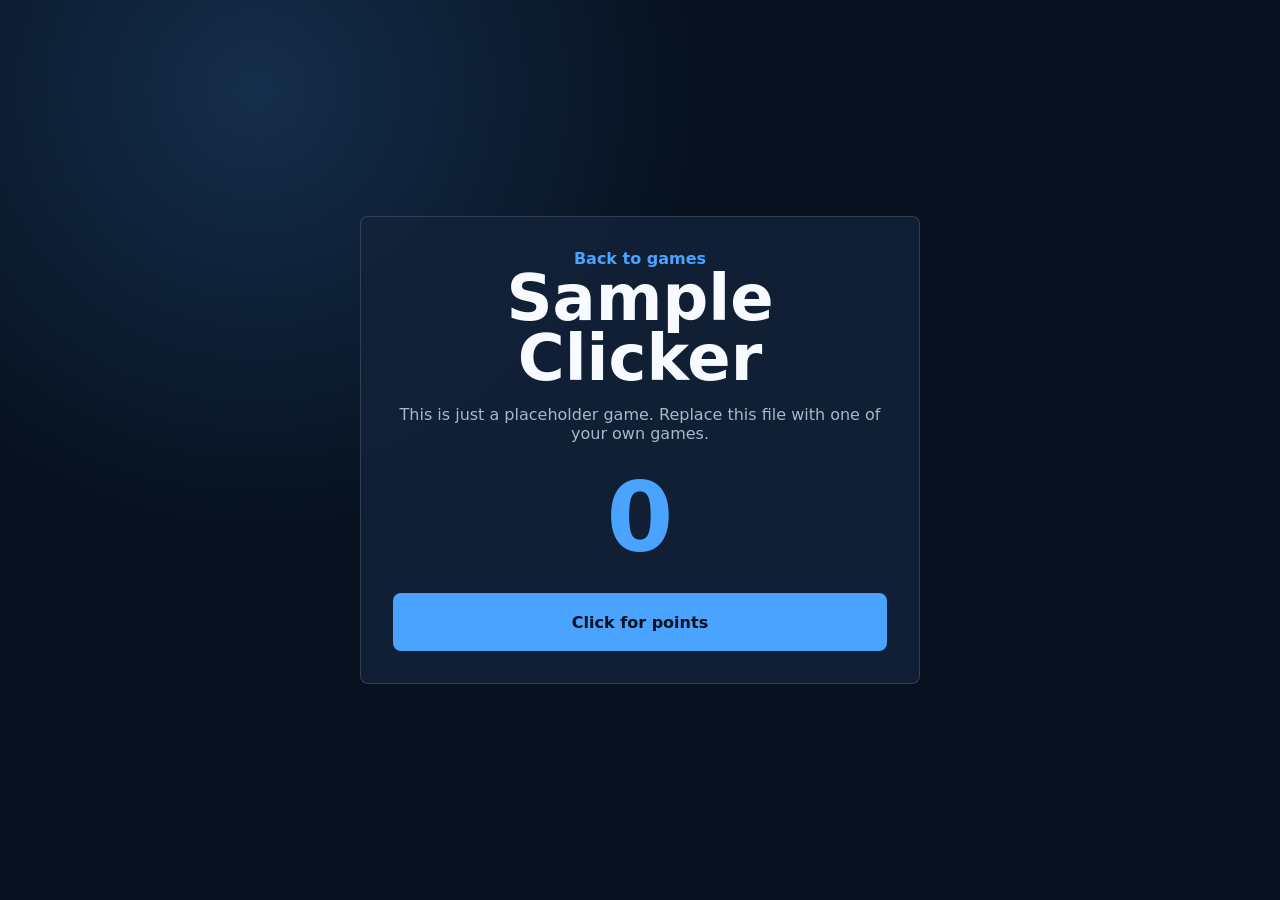
<file: games/sample-clicker.html>
<!doctype html>
<html lang="en">
<head>
  <meta charset="utf-8">
  <meta name="viewport" content="width=device-width, initial-scale=1">
  <title>Sample Clicker</title>
  <style>
    :root {
      --background: #07111f;
      --surface: #13233a;
      --text: #f7fbff;
      --muted: #a8b7cb;
      --accent: #4aa3ff;
      --border: rgba(255, 255, 255, 0.14);
    }

    * { box-sizing: border-box; }

    body {
      margin: 0;
      min-height: 100vh;
      display: grid;
      place-items: center;
      padding: 1rem;
      color: var(--text);
      font-family: Inter, ui-sans-serif, system-ui, -apple-system, BlinkMacSystemFont, "Segoe UI", sans-serif;
      background:
        radial-gradient(circle at 20% 10%, rgba(74, 163, 255, 0.2), transparent 28rem),
        var(--background);
    }

    main {
      width: min(560px, 100%);
      padding: clamp(1.2rem, 5vw, 2rem);
      border: 1px solid var(--border);
      border-radius: 8px;
      background: rgba(19, 35, 58, 0.82);
      text-align: center;
    }

    a {
      color: var(--accent);
      font-weight: 800;
      text-decoration: none;
    }

    h1 {
      margin: 0 0 0.5rem;
      font-size: clamp(2.2rem, 10vw, 4rem);
      line-height: 0.95;
    }

    p { color: var(--muted); }

    .score {
      margin: 1.2rem 0;
      font-size: clamp(3rem, 16vw, 6rem);
      font-weight: 900;
      color: var(--accent);
    }

    button {
      width: 100%;
      min-height: 58px;
      border: 0;
      border-radius: 8px;
      background: var(--accent);
      color: #03111f;
      cursor: pointer;
      font: inherit;
      font-weight: 900;
    }

    button:active { transform: translateY(2px); }
  </style>
</head>
<body>
  <main>
    <a href="../games.html">Back to games</a>
    <h1>Sample Clicker</h1>
    <p>This is just a placeholder game. Replace this file with one of your own games.</p>
    <div class="score" id="score">0</div>
    <button id="clickButton" type="button">Click for points</button>
  </main>

  <script>
    let score = 0;
    const scoreDisplay = document.querySelector("#score");
    const clickButton = document.querySelector("#clickButton");

    clickButton.addEventListener("click", () => {
      score += 1;
      scoreDisplay.textContent = score;
    });
  </script>
</body>
</html>
</file>
<file: styles/arcade.css>
@import url("https://fonts.googleapis.com/css2?family=Orbitron:wght@500;700;900&display=swap");

/* Night arcade (default) */
:root {
  --bg: #0a0618;
  --glow-pink: rgba(255, 62, 165, 0.22);
  --glow-cyan: rgba(53, 242, 255, 0.16);
  --surface: rgba(22, 13, 50, 0.8);
  --surface-solid: #160d32;
  --surface-strong: #241652;
  --text: #f5f2ff;
  --muted: #b3abd6;
  --accent: #35f2ff;
  --accent-2: #ff3ea5;
  --on-accent: #0a0618;
  --cta: #ffe14d;
  --cta-ink: #0a0618;
  --cta-edge: #b8960a;
  --line: rgba(53, 242, 255, 0.2);
  --line-strong: rgba(255, 62, 165, 0.55);
  --grid: rgba(255, 62, 165, 0.16);
  --scanline: rgba(255, 255, 255, 0.03);
  --title-grad: linear-gradient(90deg, #ffe14d, #ff3ea5 45%, #35f2ff, #ffe14d);
  --title-glow: drop-shadow(0 0 22px rgba(255, 62, 165, 0.38));
  --text-glow: 0 0 18px rgba(53, 242, 255, 0.35);
  --glow: 0 0 28px rgba(53, 242, 255, 0.18);
  --chunk: rgba(0, 0, 0, 0.6);
  --shadow: 0 22px 50px rgba(0, 0, 0, 0.45);
  --display: Orbitron, "Arial Black", ui-sans-serif, system-ui, sans-serif;
  --body: Inter, ui-sans-serif, system-ui, -apple-system, BlinkMacSystemFont, "Segoe UI", sans-serif;
  --radius: 16px;
  --radius-sm: 10px;
  color-scheme: dark;
}

/* Sunset arcade (light mode) */
body.light {
  --bg: #f4efff;
  --glow-pink: rgba(255, 62, 165, 0.16);
  --glow-cyan: rgba(53, 200, 255, 0.2);
  --surface: rgba(255, 255, 255, 0.94);
  --surface-solid: #ffffff;
  --surface-strong: #ebe3ff;
  --text: #1b0f3f;
  --muted: #5d5490;
  --accent: #0a86a8;
  --accent-2: #d6237f;
  --on-accent: #ffffff;
  --cta: #ffe14d;
  --cta-ink: #1b0f3f;
  --cta-edge: #c9a300;
  --line: rgba(27, 15, 63, 0.14);
  --line-strong: rgba(214, 35, 127, 0.45);
  --grid: rgba(123, 60, 255, 0.12);
  --title-grad: linear-gradient(90deg, #d6237f, #7a3cff 50%, #0a86a8);
  --title-glow: none;
  --text-glow: none;
  --glow: 0 0 0 transparent;
  --chunk: rgba(27, 15, 63, 0.22);
  --shadow: 0 10px 0 rgba(27, 15, 63, 0.12), 0 18px 40px rgba(93, 84, 144, 0.18);
  color-scheme: light;
}

* { box-sizing: border-box; }
html { scroll-behavior: smooth; }

body {
  margin: 0;
  min-height: 100vh;
  color: var(--text);
  font-family: var(--body);
  line-height: 1.6;
  background:
    radial-gradient(circle at 12% -4%, var(--glow-pink), transparent 34rem),
    radial-gradient(circle at 92% 6%, var(--glow-cyan), transparent 30rem),
    var(--bg);
}

/* Hub pages get a retro perspective floor and faint scanlines. */
body.hub::before {
  content: "";
  position: fixed;
  inset: auto 0 0 0;
  z-index: -1;
  height: 52vh;
  pointer-events: none;
  background-image:
    linear-gradient(var(--grid) 1px, transparent 1px),
    linear-gradient(90deg, var(--grid) 1px, transparent 1px);
  background-size: 56px 56px;
  transform: perspective(520px) rotateX(62deg);
  transform-origin: bottom center;
  -webkit-mask-image: linear-gradient(transparent, #000 75%);
  mask-image: linear-gradient(transparent, #000 75%);
}

body.hub::after {
  content: "";
  position: fixed;
  inset: 0;
  z-index: 30;
  pointer-events: none;
  background: repeating-linear-gradient(to bottom, var(--scanline) 0 1px, transparent 1px 3px);
}

body.light.hub::after { display: none; }

a { color: inherit; }
img { max-width: 100%; }
code { color: var(--accent); font-size: 0.92em; }

h1, h2, h3 {
  font-family: var(--display);
  line-height: 1.1;
  text-wrap: balance;
}

.container {
  width: min(1120px, calc(100% - 2rem));
  margin-inline: auto;
}

/* Header */
.site-header {
  position: sticky;
  top: 0;
  z-index: 20;
  border-bottom: 1px solid var(--line);
  background: color-mix(in srgb, var(--bg) 78%, transparent);
  backdrop-filter: blur(14px);
  box-shadow: 0 8px 30px rgba(0, 0, 0, 0.2);
}

.nav {
  min-height: 72px;
  display: flex;
  align-items: center;
  justify-content: space-between;
  gap: 1rem;
}

.brand {
  display: inline-flex;
  align-items: center;
  gap: 0.7rem;
  font-family: var(--display);
  font-size: 0.95rem;
  font-weight: 900;
  letter-spacing: 0.04em;
  text-decoration: none;
  text-transform: uppercase;
}

.brand-mark {
  display: grid;
  width: 40px;
  height: 40px;
  place-items: center;
  border-radius: 10px;
  background: linear-gradient(135deg, #ffe14d, #ff3ea5);
  color: #0a0618;
  font-family: var(--display);
  font-size: 0.85rem;
  font-weight: 900;
  box-shadow: 0 0 0 2px var(--bg), 0 0 20px rgba(255, 62, 165, 0.5);
}

.nav-actions {
  display: flex;
  align-items: center;
  gap: 1.1rem;
}

.nav-links {
  display: flex;
  gap: 1.1rem;
  list-style: none;
  margin: 0;
  padding: 0;
}

.nav-links a {
  position: relative;
  padding: 0.35rem 0;
  color: var(--muted);
  font-family: var(--display);
  font-size: 0.72rem;
  font-weight: 700;
  letter-spacing: 0.14em;
  text-decoration: none;
  text-transform: uppercase;
}

.nav-links a::after {
  content: "";
  position: absolute;
  inset: auto 0 -4px 0;
  height: 3px;
  border-radius: 3px;
  background: var(--accent);
  box-shadow: 0 0 12px var(--accent);
  transform: scaleX(0);
  transition: transform 200ms ease;
}

.nav-links a:hover,
.nav-links a.active { color: var(--text); }

.nav-links a:hover::after,
.nav-links a.active::after { transform: scaleX(1); }

/* Buttons: chunky, pressable, with a bottom "edge" */
.theme-toggle,
.button {
  display: inline-flex;
  min-height: 44px;
  align-items: center;
  justify-content: center;
  gap: 0.5rem;
  padding: 0.7rem 1.1rem;
  border: 1px solid var(--line);
  border-radius: var(--radius-sm);
  background: var(--surface-strong);
  color: var(--text);
  box-shadow: 0 4px 0 var(--chunk);
  cursor: pointer;
  font: inherit;
  font-family: var(--display);
  font-size: 0.78rem;
  font-weight: 700;
  letter-spacing: 0.06em;
  text-decoration: none;
  text-transform: uppercase;
  transition: transform 120ms ease, box-shadow 120ms ease, border-color 160ms ease;
}

.theme-toggle { padding: 0.6rem 0.9rem; }

.theme-toggle:hover,
.button:hover {
  border-color: var(--accent);
  transform: translateY(-2px);
  box-shadow: 0 6px 0 var(--chunk), 0 0 18px color-mix(in srgb, var(--accent) 35%, transparent);
}

.theme-toggle:active,
.button:active {
  transform: translateY(3px);
  box-shadow: 0 1px 0 var(--chunk);
}

.theme-toggle:focus-visible,
.button:focus-visible,
.game-card:focus-visible {
  outline: 3px solid var(--accent);
  outline-offset: 3px;
}

.button.primary {
  border-color: transparent;
  background: var(--cta);
  color: var(--cta-ink);
  box-shadow: 0 5px 0 var(--cta-edge);
}

.button.primary:hover {
  box-shadow: 0 7px 0 var(--cta-edge), 0 0 26px rgba(255, 225, 77, 0.45);
}

.button.primary:active {
  box-shadow: 0 1px 0 var(--cta-edge);
}

/* Shared type */
.eyebrow {
  display: inline-flex;
  width: fit-content;
  align-items: center;
  gap: 0.5rem;
  margin-bottom: 1rem;
  padding: 0.4rem 0.8rem;
  border: 1px solid var(--line-strong);
  border-radius: 999px;
  background: color-mix(in srgb, var(--accent-2) 12%, transparent);
  color: var(--accent-2);
  font-family: var(--display);
  font-size: 0.7rem;
  font-weight: 700;
  letter-spacing: 0.14em;
  text-transform: uppercase;
}

.eyebrow::before {
  content: "";
  width: 8px;
  height: 8px;
  border-radius: 50%;
  background: var(--accent);
  box-shadow: 0 0 10px var(--accent);
  animation: blink 1.1s steps(2, start) infinite;
}

.kicker {
  color: var(--accent);
  font-family: var(--display);
  font-size: 0.7rem;
  font-weight: 700;
  letter-spacing: 0.14em;
  text-transform: uppercase;
}

.hero h1,
.page-heading h1 {
  margin: 0;
  background: var(--title-grad);
  background-size: 200% auto;
  -webkit-background-clip: text;
  background-clip: text;
  color: transparent;
  filter: var(--title-glow);
  font-weight: 900;
  line-height: 0.95;
  letter-spacing: -0.01em;
  text-transform: uppercase;
  animation: sheen 9s linear infinite;
}

/* Home */
.hero {
  min-height: 78vh;
  display: grid;
  align-items: center;
  padding: 5rem 0 3.5rem;
}

.hero-grid {
  display: grid;
  grid-template-columns: minmax(0, 1.08fr) minmax(320px, 0.92fr);
  gap: clamp(2rem, 6vw, 5rem);
  align-items: center;
}

.hero h1 { font-size: clamp(3rem, 8.5vw, 6.2rem); }

.hero p {
  max-width: 640px;
  margin: 1.3rem 0 0;
  color: var(--muted);
  font-size: clamp(1.05rem, 2vw, 1.2rem);
}

.actions {
  display: flex;
  flex-wrap: wrap;
  gap: 0.9rem;
  margin-top: 2rem;
}

.feature-panel {
  display: grid;
  gap: 0.9rem;
  padding: 1rem;
  border: 1px solid var(--line-strong);
  border-radius: 20px;
  background: var(--surface);
  box-shadow: var(--shadow), var(--glow);
}

.feature-tile {
  position: relative;
  padding: 1rem 1rem 1rem 1.3rem;
  overflow: hidden;
  border: 1px solid var(--line);
  border-radius: var(--radius-sm);
  background: var(--surface-strong);
}

.feature-tile::before {
  content: "";
  position: absolute;
  inset: 0 auto 0 0;
  width: 5px;
  background: linear-gradient(180deg, var(--accent-2), var(--accent));
}

.feature-tile strong {
  display: block;
  color: var(--accent);
  font-family: var(--display);
  font-size: 0.66rem;
  font-weight: 700;
  letter-spacing: 0.16em;
  text-transform: uppercase;
}

.feature-tile h2,
.feature-tile h3 {
  margin: 0.35rem 0;
  font-size: 1.05rem;
  text-transform: uppercase;
  letter-spacing: 0.02em;
}

.feature-tile p { margin: 0; color: var(--muted); }

section { padding: 4.25rem 0; }

.section-heading {
  max-width: 720px;
  margin-bottom: 1.75rem;
}

.section-heading h2 {
  margin: 0 0 0.6rem;
  font-size: clamp(1.7rem, 4.5vw, 2.5rem);
  font-weight: 900;
  letter-spacing: 0.01em;
  text-transform: uppercase;
  text-shadow: var(--text-glow);
}

.section-heading p { margin: 0; color: var(--muted); }

.info-grid {
  display: grid;
  grid-template-columns: repeat(3, 1fr);
  gap: 1.1rem;
}

.info-card {
  min-height: 176px;
  padding: 1.25rem;
  border: 1px solid var(--line);
  border-radius: var(--radius);
  background: var(--surface);
  box-shadow: 0 5px 0 var(--chunk);
  transition: transform 160ms ease, border-color 160ms ease, box-shadow 160ms ease;
}

.info-card:hover {
  transform: translateY(-3px);
  border-color: var(--line-strong);
  box-shadow: 0 8px 0 var(--chunk), var(--glow);
}

.info-card span {
  display: inline-block;
  padding: 0.22rem 0.55rem;
  border-radius: 6px;
  background: var(--accent);
  color: var(--on-accent);
  font-family: var(--display);
  font-size: 0.6rem;
  font-weight: 700;
  letter-spacing: 0.12em;
  text-transform: uppercase;
}

.info-card h3 {
  margin: 0.8rem 0 0.5rem;
  font-size: 1.08rem;
  text-transform: uppercase;
}

.info-card p { margin: 0; color: var(--muted); }

.cta-band {
  display: flex;
  align-items: center;
  justify-content: space-between;
  gap: 1.2rem;
  padding: clamp(1.5rem, 4vw, 2.5rem);
  border: 1px solid var(--line-strong);
  border-radius: 20px;
  background:
    linear-gradient(120deg, color-mix(in srgb, var(--accent-2) 26%, var(--surface)), color-mix(in srgb, var(--accent) 12%, var(--surface)));
  box-shadow: var(--shadow);
}

.cta-band h2 {
  margin: 0;
  font-size: clamp(1.4rem, 3.5vw, 2rem);
  text-transform: uppercase;
  text-shadow: var(--text-glow);
}

.cta-band p { margin: 0.45rem 0 0; color: var(--muted); }

footer {
  padding: 2rem 0;
  border-top: 1px solid var(--line);
  color: var(--muted);
  font-size: 0.9rem;
  text-align: center;
}

/* Games catalog */
.catalog { padding: 3.5rem 0 4.5rem; }

.catalog section { padding: 0; }

.page-heading {
  display: flex;
  align-items: end;
  justify-content: space-between;
  gap: 1rem;
  margin-bottom: 1.6rem;
}

.page-heading h1 { font-size: clamp(2.8rem, 8vw, 5.4rem); }

.page-heading p {
  max-width: 580px;
  margin: 0.9rem 0 0;
  color: var(--muted);
}

.library-strip {
  display: flex;
  align-items: center;
  justify-content: space-between;
  gap: 1rem;
  margin-bottom: 1.4rem;
  padding: 0.85rem 1rem 0.85rem 1.2rem;
  position: relative;
  border: 1px solid var(--line);
  border-radius: var(--radius-sm);
  background: var(--surface);
}

.library-strip::before {
  content: "";
  position: absolute;
  inset: 0 auto 0 0;
  width: 4px;
  border-radius: 4px 0 0 4px;
  background: var(--cta);
  box-shadow: 0 0 14px var(--cta);
}

.library-strip p { margin: 0; color: var(--muted); }

.games-grid {
  display: grid;
  grid-template-columns: repeat(3, 1fr);
  gap: 1.25rem;
}

.game-card {
  position: relative;
  display: grid;
  overflow: hidden;
  border: 1px solid var(--line);
  border-radius: var(--radius);
  background: var(--surface);
  color: var(--text);
  text-decoration: none;
  box-shadow: 0 6px 0 var(--chunk), var(--shadow);
  transition: transform 180ms ease, border-color 180ms ease, box-shadow 180ms ease;
}

.game-card:hover,
.game-card:focus-visible {
  transform: translateY(-5px);
  border-color: var(--accent);
  box-shadow: 0 11px 0 var(--chunk), 0 0 34px color-mix(in srgb, var(--accent) 36%, transparent);
}

.game-card.is-featured { border-color: color-mix(in srgb, var(--cta) 55%, transparent); }

.game-card.is-featured:hover,
.game-card.is-featured:focus-visible {
  border-color: var(--cta);
  box-shadow: 0 11px 0 var(--chunk), 0 0 34px rgba(255, 225, 77, 0.3);
}

/* Floating play badge in the top-right of each card */
.game-card::after {
  content: "\25B6";
  position: absolute;
  top: 0.75rem;
  right: 0.75rem;
  display: grid;
  width: 44px;
  height: 44px;
  place-items: center;
  padding-left: 3px;
  border-radius: 50%;
  background: var(--cta);
  color: var(--cta-ink);
  font-size: 0.85rem;
  box-shadow: 0 0 0 3px var(--surface), 0 0 20px rgba(255, 225, 77, 0.55);
  transition: transform 180ms ease;
}

.game-card:hover::after,
.game-card:focus-visible::after { transform: scale(1.12); }

.game-thumb {
  width: 100%;
  aspect-ratio: 16 / 9;
  object-fit: cover;
  border-bottom: 1px solid var(--line);
  background: var(--surface-strong);
  transition: transform 300ms ease;
}

.game-card:hover .game-thumb { transform: scale(1.04); }

.game-body { padding: 1.1rem 1.1rem 1.2rem; }

.game-meta {
  display: flex;
  flex-wrap: wrap;
  gap: 0.45rem;
  margin-bottom: 0.8rem;
}

.pill {
  padding: 0.25rem 0.55rem;
  border-radius: 6px;
  background: color-mix(in srgb, var(--accent) 14%, transparent);
  color: var(--accent);
  font-family: var(--display);
  font-size: 0.6rem;
  font-weight: 700;
  letter-spacing: 0.1em;
  text-transform: uppercase;
}

.pill.pill-featured {
  background: var(--cta);
  color: var(--cta-ink);
}

.game-card h2 {
  margin: 0;
  font-size: 1.02rem;
  letter-spacing: 0.02em;
  text-transform: uppercase;
}

.game-card p {
  margin: 0.55rem 0 1rem;
  color: var(--muted);
  font-size: 0.95rem;
}

.game-action {
  display: inline-flex;
  align-items: center;
  gap: 0.45rem;
  color: var(--accent);
  font-family: var(--display);
  font-size: 0.7rem;
  font-weight: 700;
  letter-spacing: 0.12em;
  text-transform: uppercase;
}

.game-action::after {
  content: "\2192";
  transition: transform 160ms ease;
}

.game-card:hover .game-action::after { transform: translateX(4px); }

.load-message {
  padding: 1rem;
  border: 1px dashed var(--line-strong);
  border-radius: var(--radius-sm);
  background: var(--surface);
  color: var(--muted);
}

/* Player pages: full-screen game with a slide-out menu */
body.player {
  height: 100vh;
  overflow: hidden;
  background: var(--bg);
}

.game-frame {
  width: 100vw;
  height: 100vh;
  display: block;
  border: 0;
  background: #000;
}

.edge-zone {
  position: fixed;
  inset: 0 auto 0 0;
  z-index: 6;
  width: 24px;
}

.sidebar {
  position: fixed;
  inset: 0 auto 0 0;
  z-index: 7;
  width: min(300px, calc(100vw - 2rem));
  padding: 1.1rem;
  border-right: 2px solid var(--line-strong);
  background: linear-gradient(180deg, var(--surface-solid), var(--bg));
  box-shadow: 10px 0 40px rgba(0, 0, 0, 0.45), 0 0 30px color-mix(in srgb, var(--accent-2) 18%, transparent);
  transform: translateX(calc(-100% + 18px));
  transition: transform 220ms cubic-bezier(0.2, 0.8, 0.2, 1);
}

.edge-zone:hover + .sidebar,
.sidebar:hover,
.sidebar:focus-within {
  transform: translateX(0);
}

.handle {
  position: absolute;
  top: 50%;
  right: -44px;
  display: grid;
  width: 44px;
  height: 112px;
  place-items: center;
  border: 2px solid var(--line-strong);
  border-left: 0;
  border-radius: 0 12px 12px 0;
  background: var(--cta);
  color: var(--cta-ink);
  font-family: var(--display);
  font-size: 0.66rem;
  font-weight: 900;
  letter-spacing: 0.16em;
  text-transform: uppercase;
  transform: translateY(-50%);
  writing-mode: vertical-rl;
  box-shadow: 4px 0 18px rgba(255, 225, 77, 0.35);
}

.sidebar h1 {
  margin: 0.4rem 0 0.6rem;
  font-size: 1.5rem;
  letter-spacing: 0.01em;
  text-shadow: var(--text-glow);
  text-transform: uppercase;
}

.sidebar p { margin: 0; color: var(--muted); }

.menu {
  display: grid;
  gap: 0.75rem;
  margin-top: 1.4rem;
}

.menu .button { width: 100%; }

.hint {
  margin-top: 1.2rem;
  padding: 0.85rem;
  border: 1px dashed var(--line-strong);
  border-radius: var(--radius-sm);
  background: color-mix(in srgb, var(--surface-strong) 70%, transparent);
  color: var(--muted);
  font-size: 0.9rem;
}

.hint strong { color: var(--text); }

.error {
  display: none;
  position: fixed;
  inset: 0;
  place-items: center;
  padding: 1rem;
  text-align: center;
  background: var(--bg);
}

.error-card {
  width: min(560px, 100%);
  padding: 1.5rem;
  border: 1px solid var(--line-strong);
  border-radius: 20px;
  background: var(--surface);
  box-shadow: var(--shadow);
}

.error-card h1 {
  margin: 0 0 0.6rem;
  font-size: 1.5rem;
  text-transform: uppercase;
}

.error-card p { color: var(--muted); }

.blocked-note {
  position: fixed;
  right: 1rem;
  bottom: 1rem;
  z-index: 4;
  max-width: 360px;
  padding: 0.9rem 1rem;
  border: 1px solid var(--line-strong);
  border-radius: var(--radius-sm);
  background: color-mix(in srgb, var(--surface-solid) 94%, transparent);
  color: var(--muted);
  font-size: 0.9rem;
  box-shadow: var(--shadow), var(--glow);
}

.blocked-note.dismissed { display: none; }

.blocked-note button {
  float: right;
  width: 28px;
  height: 28px;
  margin: -0.25rem -0.25rem 0.4rem 0.6rem;
  border: 1px solid var(--line);
  border-radius: 8px;
  background: var(--surface-strong);
  color: var(--text);
  cursor: pointer;
  font: inherit;
  font-weight: 900;
}

.blocked-note a {
  color: var(--accent);
  font-weight: 800;
}

/* Motion */
@keyframes blink {
  to { visibility: hidden; }
}

@keyframes sheen {
  to { background-position: 200% center; }
}

/* Responsive */
@media (max-width: 920px) {
  .games-grid { grid-template-columns: repeat(2, 1fr); }
}

@media (max-width: 820px) {
  .nav {
    align-items: flex-start;
    flex-direction: column;
    padding: 0.9rem 0;
  }

  .nav-actions {
    width: 100%;
    justify-content: space-between;
  }

  .nav-links {
    overflow-x: auto;
    padding-bottom: 0.2rem;
  }

  .nav-links a { white-space: nowrap; }
  .hero-grid { grid-template-columns: 1fr; }
  .info-grid { grid-template-columns: 1fr; }
  .cta-band { align-items: flex-start; flex-direction: column; }
}

@media (max-width: 700px) {
  .page-heading { align-items: flex-start; flex-direction: column; }
  .games-grid { grid-template-columns: 1fr; }
}

@media (prefers-reduced-motion: reduce) {
  *,
  *::before,
  *::after {
    animation-duration: 0.01ms !important;
    animation-iteration-count: 1 !important;
    transition-duration: 0.01ms !important;
    scroll-behavior: auto !important;
  }
}
</file>
